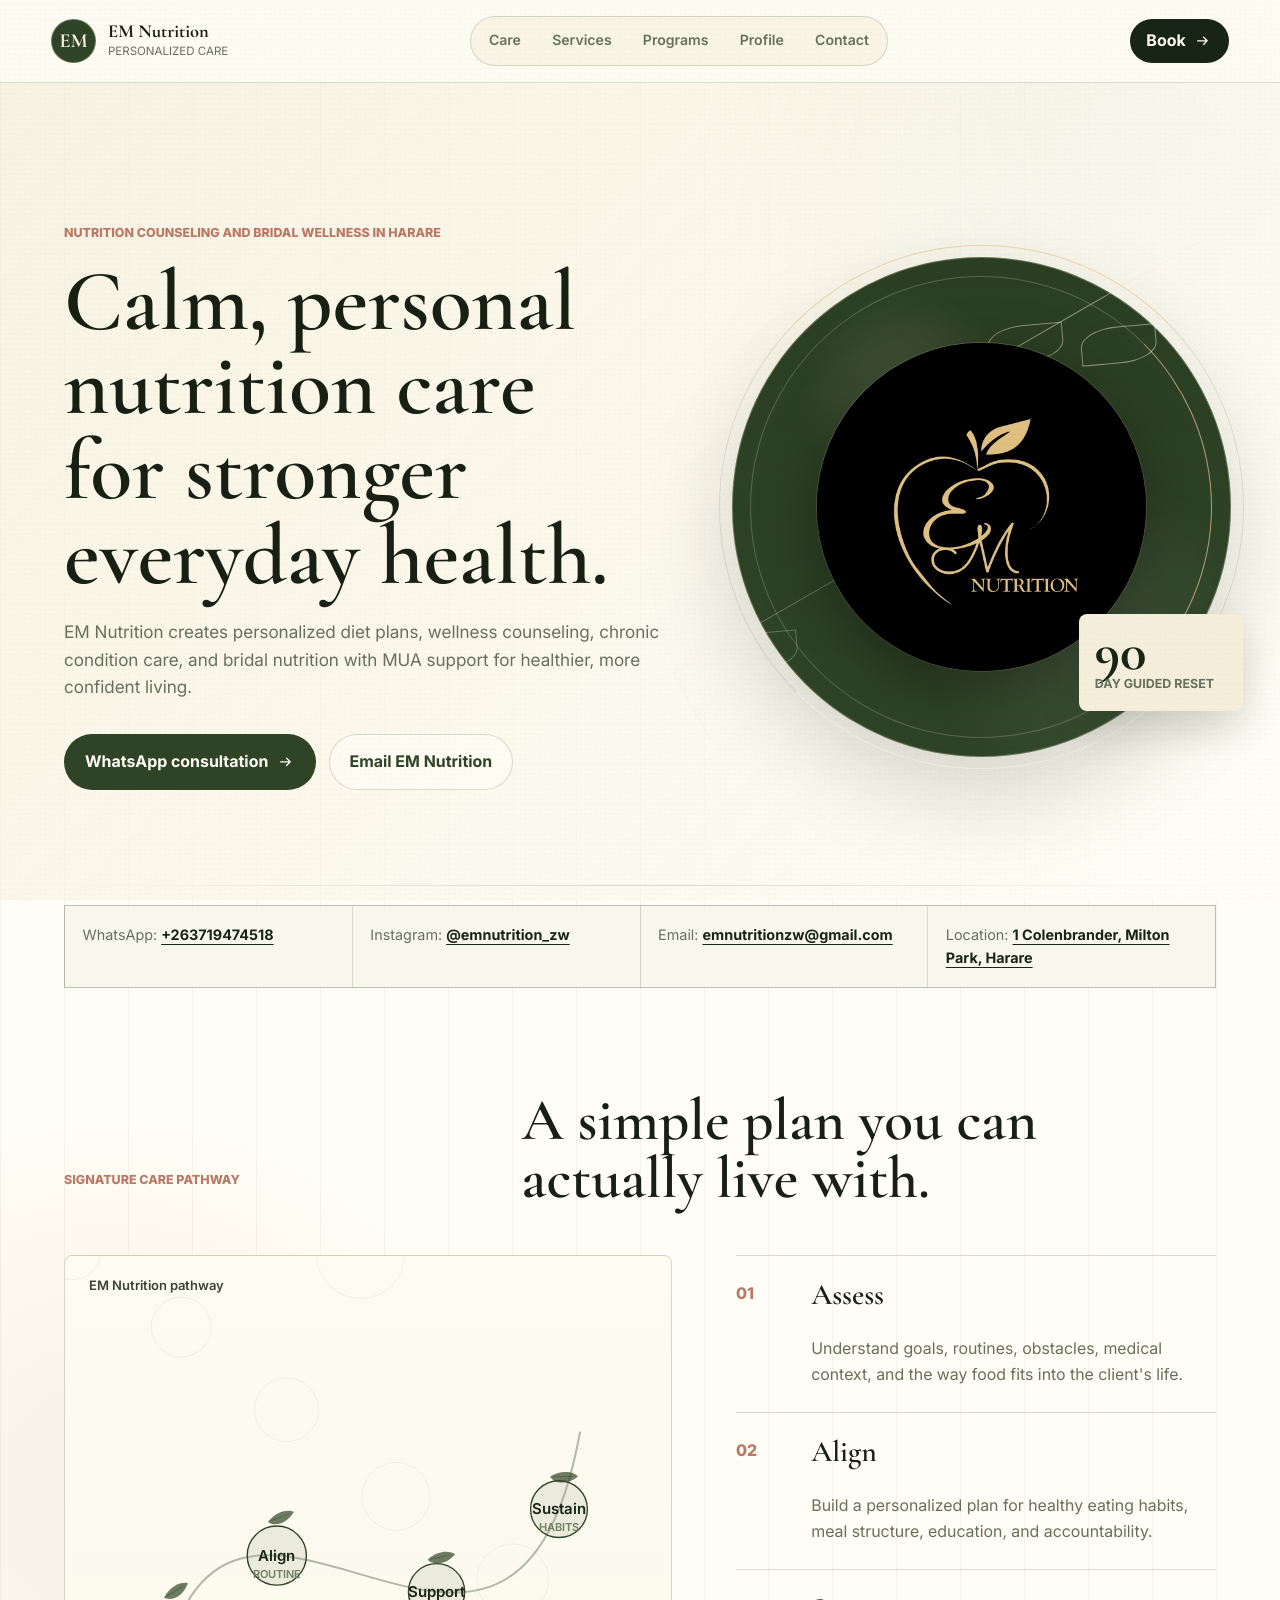
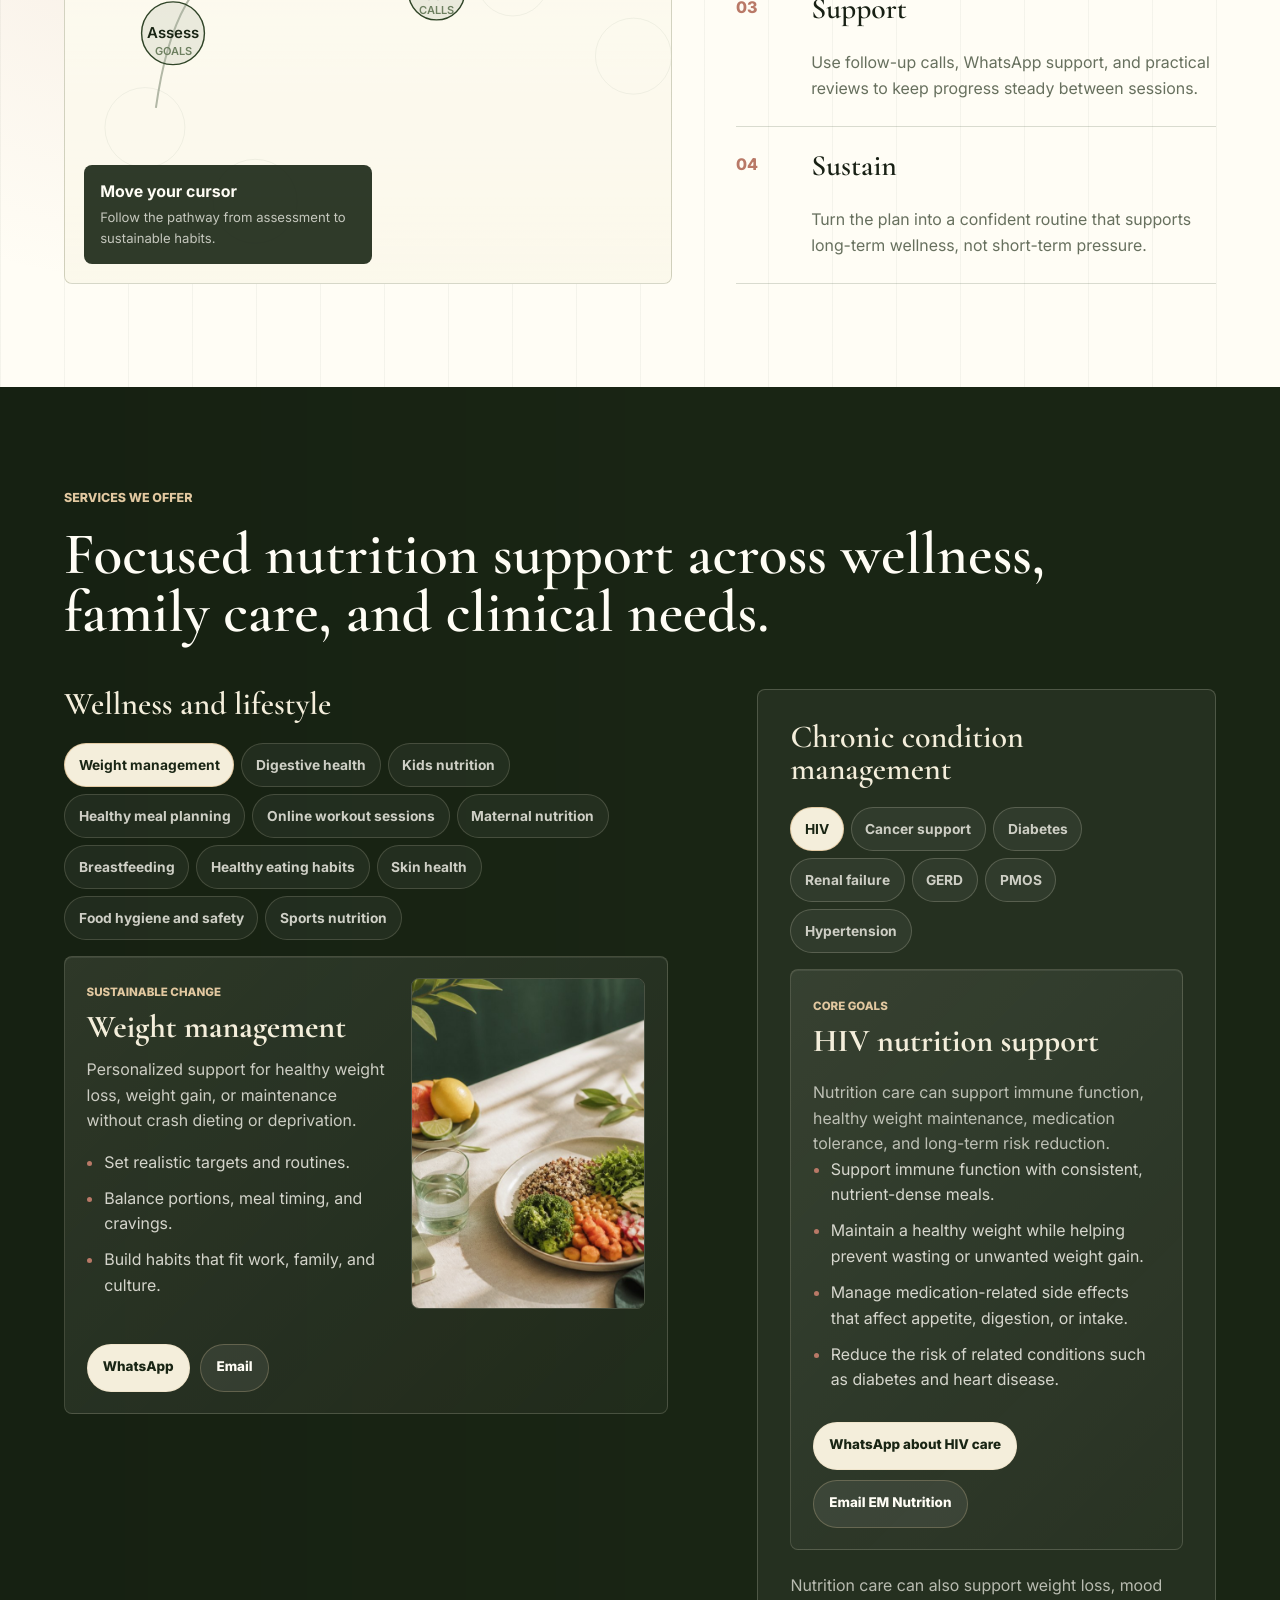
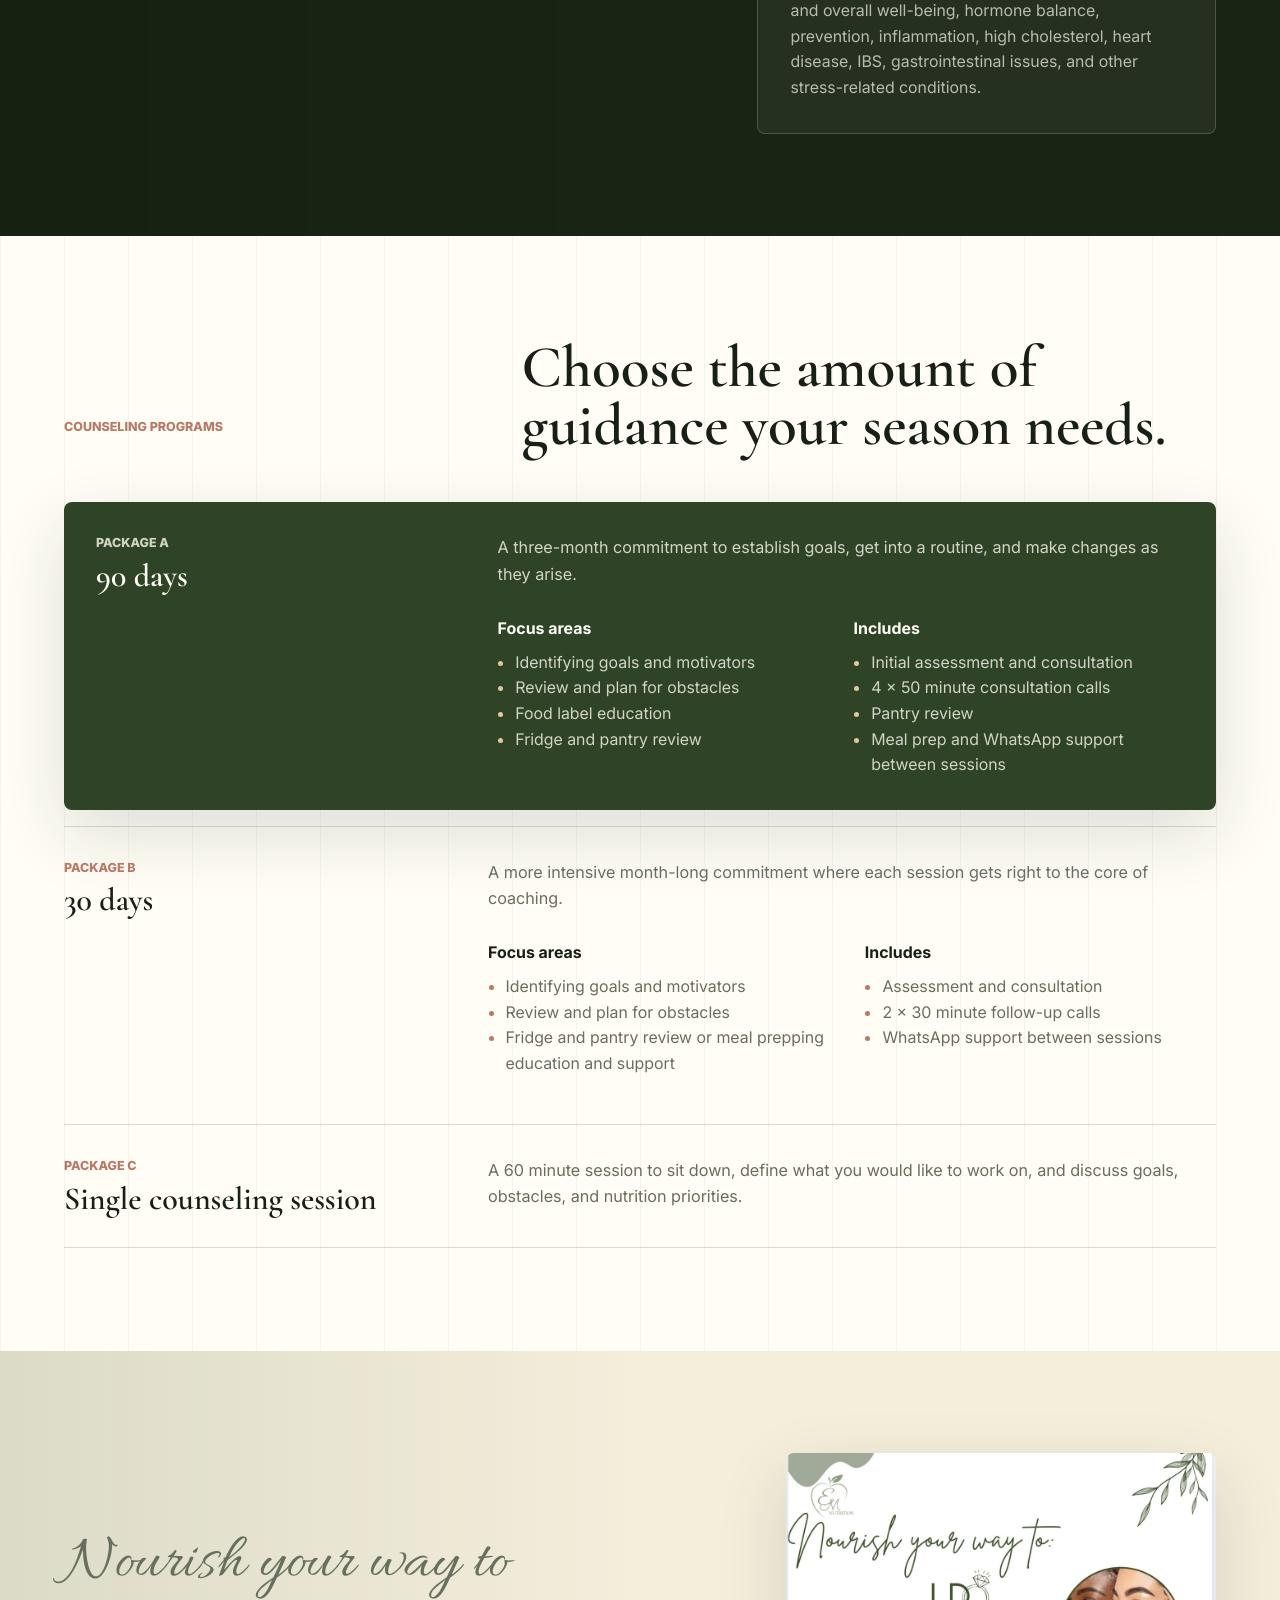
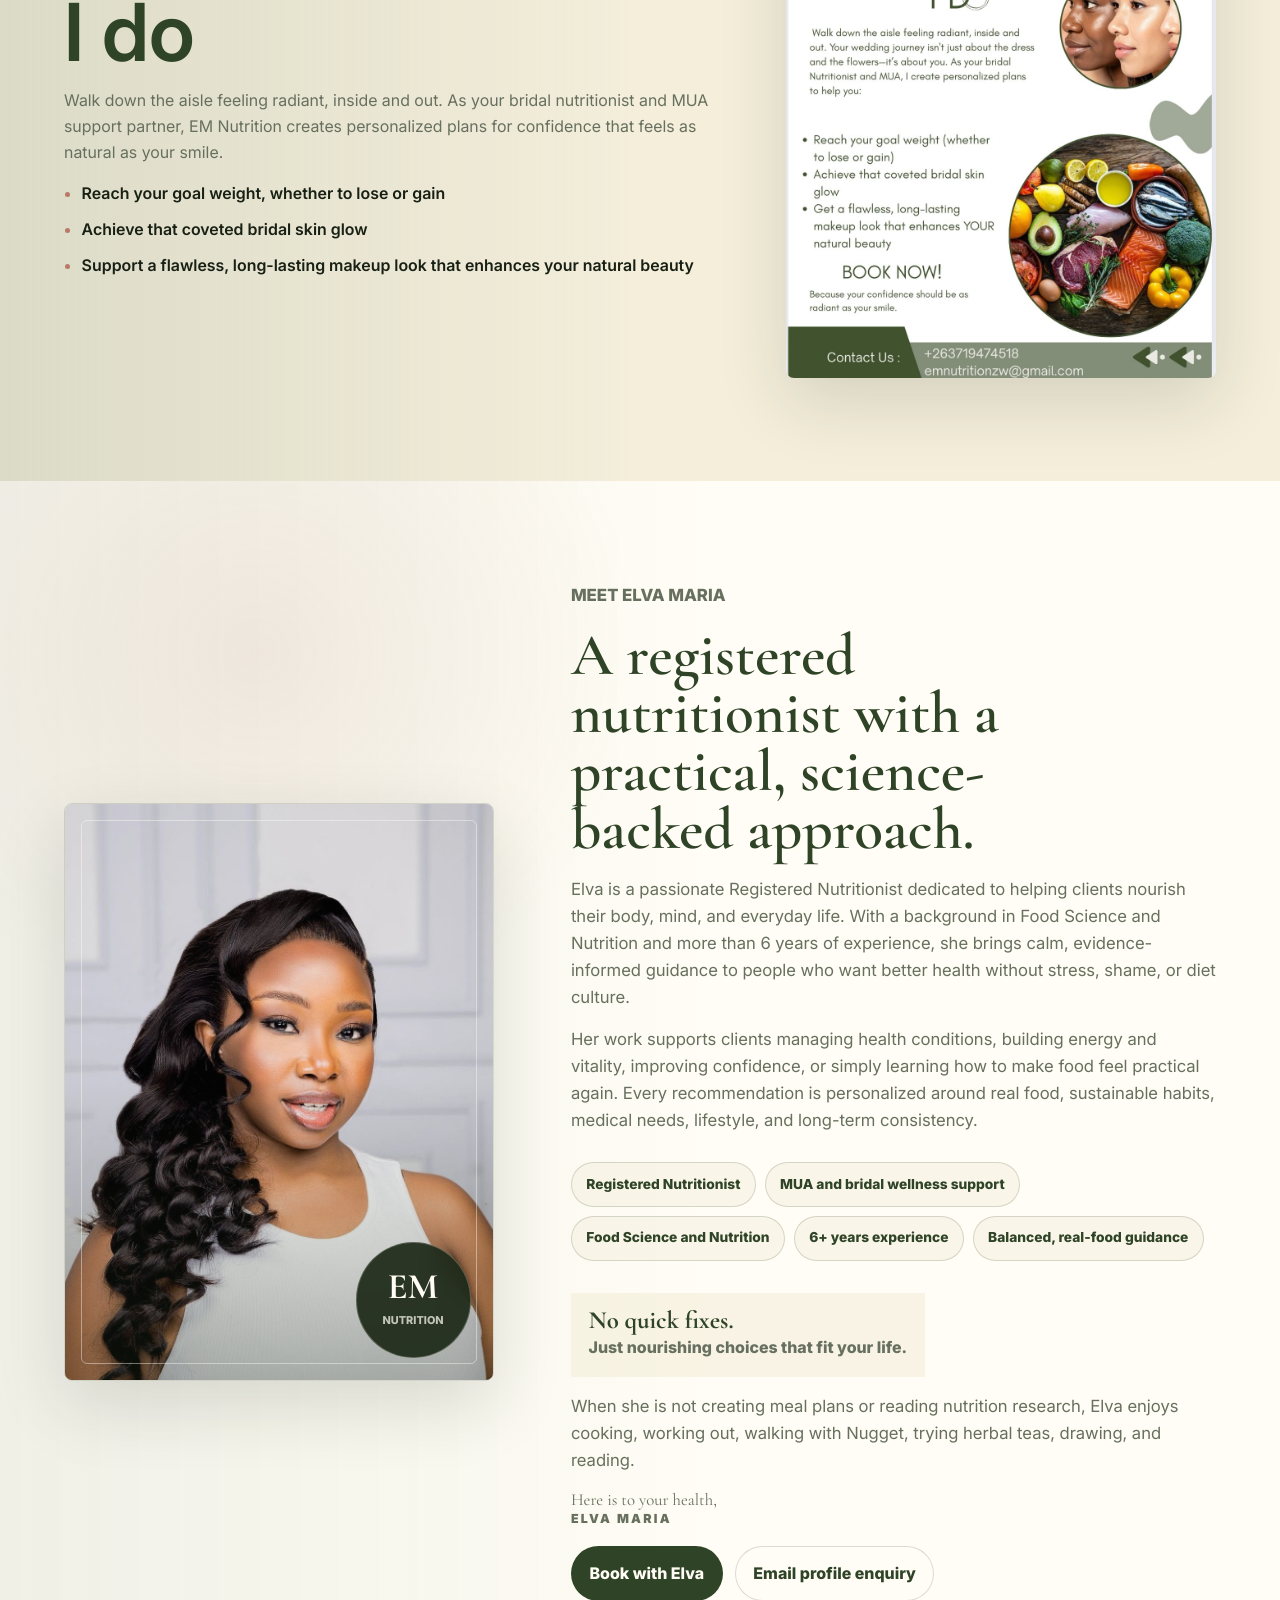
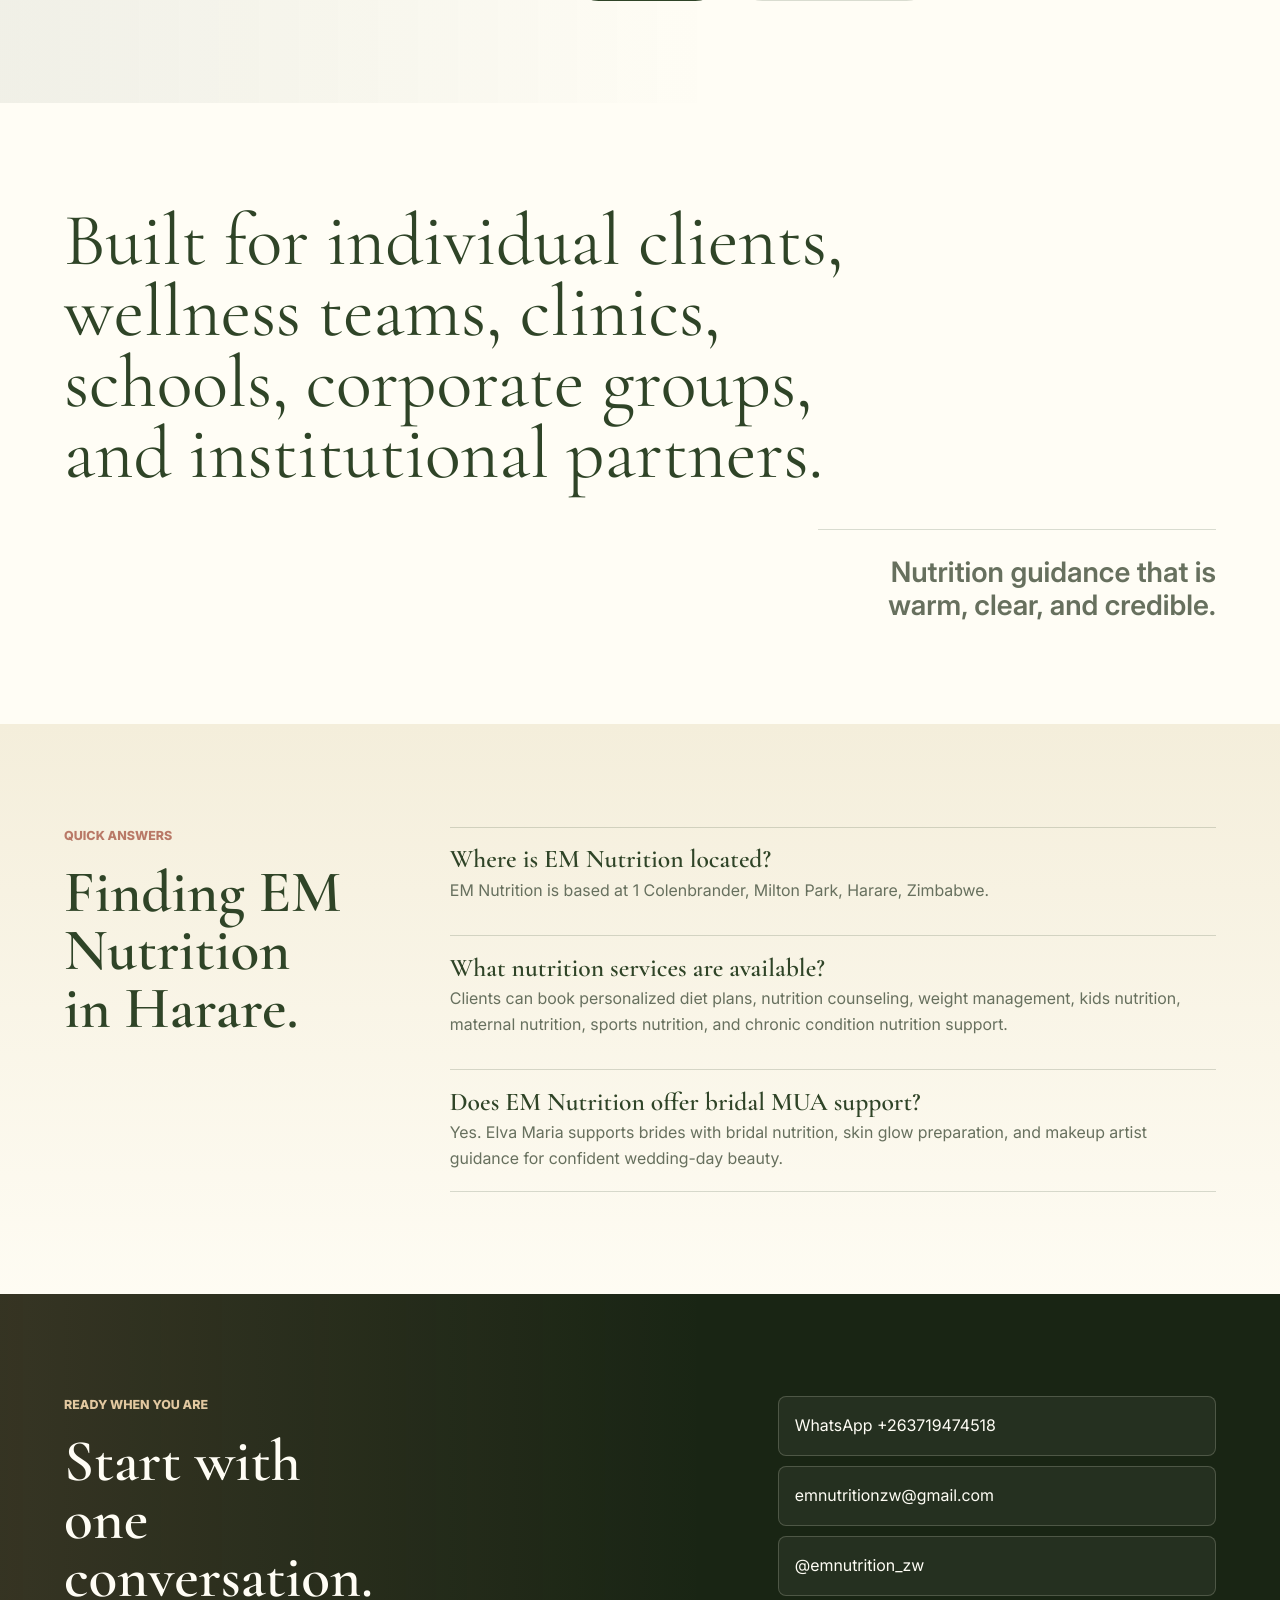
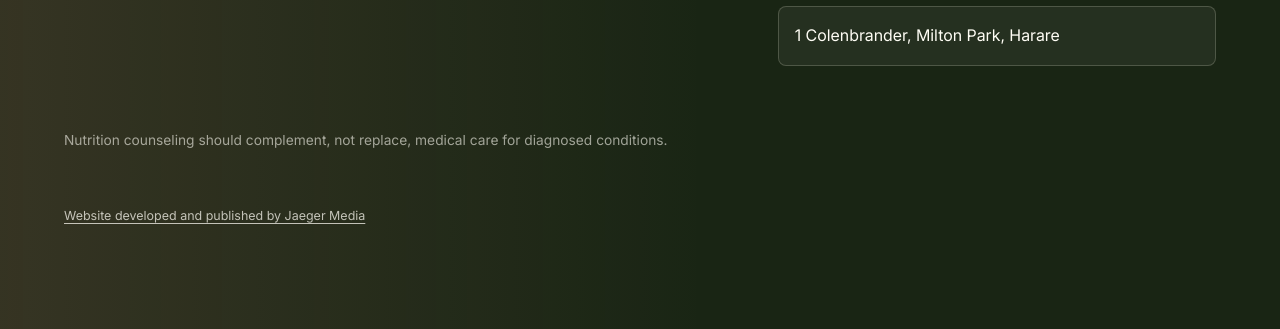
<file: index.html>
<!doctype html>
<html lang="en">
  <head>
    <meta charset="utf-8" />
    <meta name="viewport" content="width=device-width, initial-scale=1" />
    <title>EM Nutrition Zimbabwe | Harare Nutritionist, Diet Plans & Bridal MUA</title>
    <meta
      name="description"
      content="EM Nutrition is a registered nutritionist and MUA in Harare offering personalized diet plans, chronic condition support, kids nutrition, bridal nutrition, and makeup support."
    />
    <meta
      name="keywords"
      content="nutritionist in Harare, nutritionist Zimbabwe, diet plans Harare, registered nutritionist Zimbabwe, nutrition counseling, chronic condition nutrition, diabetes nutrition support, renal nutrition, HIV nutrition support, cancer nutrition support, kids nutrition, maternal nutrition, sports nutrition, bridal nutrition, bridal MUA Harare, makeup artist Harare, EM Nutrition"
    />
    <meta name="robots" content="index, follow, max-image-preview:large" />
    <meta name="author" content="EM Nutrition" />
    <link rel="canonical" href="https://www.emnutrition.co.zw/" />
    <meta property="og:type" content="website" />
    <meta property="og:site_name" content="EM Nutrition" />
    <meta property="og:title" content="EM Nutrition Zimbabwe | Harare Nutritionist & Bridal MUA" />
    <meta
      property="og:description"
      content="Personalized nutrition counseling, diet plans, chronic condition support, kids nutrition, bridal wellness, and MUA services by Elva Maria in Harare."
    />
    <meta property="og:url" content="https://www.emnutrition.co.zw/" />
    <meta property="og:image" content="https://www.emnutrition.co.zw/assets/em-logo-wall.jpeg" />
    <meta property="og:image:alt" content="EM Nutrition logo on a calm green clinical wall" />
    <meta name="twitter:card" content="summary_large_image" />
    <meta name="twitter:title" content="EM Nutrition Zimbabwe | Harare Nutritionist & Bridal MUA" />
    <meta
      name="twitter:description"
      content="Registered nutritionist and MUA in Harare offering personalized diet plans, wellness counseling, clinical nutrition support, and bridal care."
    />
    <meta name="twitter:image" content="https://www.emnutrition.co.zw/assets/em-logo-wall.jpeg" />
    <link rel="icon" href="./favicon.ico" sizes="any" />
    <link rel="icon" type="image/png" href="./assets/favicon.png" />
    <link rel="apple-touch-icon" href="./assets/apple-touch-icon.png" />
    <link rel="preconnect" href="https://fonts.googleapis.com" />
    <link rel="preconnect" href="https://fonts.gstatic.com" crossorigin />
    <link
      href="https://fonts.googleapis.com/css2?family=Allura&family=Cormorant+Garamond:wght@500;600;700&family=Inter:wght@400;500;600;700&display=swap"
      rel="stylesheet"
    />
    <link rel="stylesheet" href="./styles.css" />
    <script type="application/ld+json">
      {
        "@context": "https://schema.org",
        "@graph": [
          {
            "@type": "WebSite",
            "@id": "https://www.emnutrition.co.zw/#website",
            "url": "https://www.emnutrition.co.zw/",
            "name": "EM Nutrition",
            "description": "Personalized nutrition counseling, diet plans, wellness support, chronic condition nutrition, and bridal MUA services in Harare, Zimbabwe.",
            "publisher": {
              "@id": "https://www.emnutrition.co.zw/#business"
            },
            "inLanguage": "en"
          },
          {
            "@type": "LocalBusiness",
            "@id": "https://www.emnutrition.co.zw/#business",
            "name": "EM Nutrition",
            "url": "https://www.emnutrition.co.zw/",
            "logo": "https://www.emnutrition.co.zw/assets/favicon.png",
            "image": [
              "https://www.emnutrition.co.zw/assets/em-logo-wall.jpeg",
              "https://www.emnutrition.co.zw/assets/elva-profile.jpg",
              "https://www.emnutrition.co.zw/assets/bridal-nourish.jpeg"
            ],
            "description": "EM Nutrition offers personalized diet plans, nutrition counseling, chronic condition nutrition support, kids nutrition, maternal nutrition, sports nutrition, bridal nutrition, and MUA support.",
            "telephone": "+263719474518",
            "email": "emnutritionzw@gmail.com",
            "address": {
              "@type": "PostalAddress",
              "streetAddress": "1 Colenbrander, Milton Park",
              "addressLocality": "Harare",
              "addressCountry": "ZW"
            },
            "areaServed": [
              "Harare",
              "Zimbabwe"
            ],
            "sameAs": [
              "https://www.instagram.com/emnutrition_zw/"
            ],
            "priceRange": "$$",
            "founder": {
              "@id": "https://www.emnutrition.co.zw/#elva-maria"
            },
            "makesOffer": [
              {
                "@type": "Offer",
                "itemOffered": {
                  "@type": "Service",
                  "name": "Personalized nutrition counseling",
                  "description": "Personalized diet plans, healthy eating routines, meal planning, and wellness support."
                }
              },
              {
                "@type": "Offer",
                "itemOffered": {
                  "@type": "Service",
                  "name": "Chronic condition nutrition support",
                  "description": "Nutrition guidance for diabetes, HIV, cancer support, renal failure, GERD, PMOS, and hypertension."
                }
              },
              {
                "@type": "Offer",
                "itemOffered": {
                  "@type": "Service",
                  "name": "Bridal nutrition and MUA support",
                  "description": "Bridal nutrition, skin glow support, and makeup artist services for wedding confidence."
                }
              }
            ]
          },
          {
            "@type": "Person",
            "@id": "https://www.emnutrition.co.zw/#elva-maria",
            "name": "Elva Maria",
            "image": "https://www.emnutrition.co.zw/assets/elva-profile.jpg",
            "jobTitle": "Registered Nutritionist and Makeup Artist",
            "worksFor": {
              "@id": "https://www.emnutrition.co.zw/#business"
            },
            "knowsAbout": [
              "Food Science and Nutrition",
              "Nutrition counseling",
              "Personalized diet plans",
              "Chronic condition nutrition",
              "Bridal nutrition",
              "Makeup artistry"
            ]
          },
          {
            "@type": "FAQPage",
            "@id": "https://www.emnutrition.co.zw/#faq",
            "mainEntity": [
              {
                "@type": "Question",
                "name": "Where is EM Nutrition located?",
                "acceptedAnswer": {
                  "@type": "Answer",
                  "text": "EM Nutrition is located at 1 Colenbrander, Milton Park, Harare, Zimbabwe."
                }
              },
              {
                "@type": "Question",
                "name": "What services does EM Nutrition offer?",
                "acceptedAnswer": {
                  "@type": "Answer",
                  "text": "EM Nutrition offers personalized diet plans, nutrition counseling, weight management, kids nutrition, maternal nutrition, sports nutrition, chronic condition nutrition support, bridal nutrition, and MUA support."
                }
              },
              {
                "@type": "Question",
                "name": "How can I book an EM Nutrition consultation?",
                "acceptedAnswer": {
                  "@type": "Answer",
                  "text": "You can book through WhatsApp on +263719474518 or email emnutritionzw@gmail.com."
                }
              },
              {
                "@type": "Question",
                "name": "Does EM Nutrition offer bridal MUA support?",
                "acceptedAnswer": {
                  "@type": "Answer",
                  "text": "Yes. Elva Maria supports brides with bridal nutrition, skin glow preparation, and makeup artist guidance for confident wedding-day beauty."
                }
              }
            ]
          }
        ]
      }
    </script>
  </head>
  <body>
    <div class="grain" aria-hidden="true"></div>
    <a class="skip-link" href="#main">Skip to content</a>

    <header class="site-header" data-reveal>
      <a class="brand" href="#top" aria-label="EM Nutrition home">
        <span class="brand-mark">EM</span>
        <span>
          <strong>EM Nutrition</strong>
          <small>Personalized care</small>
        </span>
      </a>
      <nav aria-label="Primary navigation">
        <a href="#care">Care</a>
        <a href="#services">Services</a>
        <a href="#programs">Programs</a>
        <a href="#profile">Profile</a>
        <a href="#contact">Contact</a>
      </nav>
      <a class="nav-action" href="https://wa.me/263719474518" target="_blank" rel="noreferrer">
        <span>Book</span>
        <svg viewBox="0 0 24 24" aria-hidden="true">
          <path d="M5 12h13m-5-5 5 5-5 5" />
        </svg>
      </a>
    </header>

    <main id="main">
      <section class="hero" id="top" aria-labelledby="hero-title">
        <div class="hero-copy" data-reveal>
          <p class="eyebrow">Nutrition counseling and bridal wellness in Harare</p>
          <h1 id="hero-title">Calm, personal nutrition care for stronger everyday health.</h1>
          <p class="hero-lede">
            EM Nutrition creates personalized diet plans, wellness counseling, chronic condition
            care, and bridal nutrition with MUA support for healthier, more confident living.
          </p>
          <div class="hero-actions" aria-label="Primary actions">
            <a class="button primary" href="https://wa.me/263719474518" target="_blank" rel="noreferrer">
              WhatsApp consultation
              <svg viewBox="0 0 24 24" aria-hidden="true">
                <path d="M5 12h13m-5-5 5 5-5 5" />
              </svg>
            </a>
            <a class="button ghost" href="mailto:emnutritionzw@gmail.com">
              Email EM Nutrition
            </a>
          </div>
        </div>

        <div class="hero-stage" data-reveal>
          <div class="hero-logo-wrap">
            <img src="./assets/em-logo-gold.jpeg" alt="EM Nutrition logo" />
          </div>
          <div class="hero-metric">
            <strong>90</strong>
            <span>day guided reset</span>
          </div>
          <div class="leaf-line leaf-line-one" aria-hidden="true"></div>
          <div class="leaf-line leaf-line-two" aria-hidden="true"></div>
        </div>
      </section>

      <section class="intro-strip" aria-label="Contact summary" data-reveal>
        <p>WhatsApp: <a href="https://wa.me/263719474518" target="_blank" rel="noreferrer">+263719474518</a></p>
        <p>Instagram: <a href="https://www.instagram.com/emnutrition_zw/" target="_blank" rel="noreferrer">@emnutrition_zw</a></p>
        <p>Email: <a href="mailto:emnutritionzw@gmail.com">emnutritionzw@gmail.com</a></p>
        <p>Location: <a href="https://www.google.com/maps/search/?api=1&query=1%20Colenbrander%20Milton%20Park%20Harare" target="_blank" rel="noreferrer">1 Colenbrander, Milton Park, Harare</a></p>
      </section>

      <section class="care-map" id="care" aria-labelledby="care-title">
        <div class="section-kicker" data-reveal>
          <p class="eyebrow">Signature care pathway</p>
          <h2 id="care-title">A simple plan you can actually live with.</h2>
        </div>
        <div class="care-grid">
          <div class="canvas-shell" data-reveal>
            <canvas id="nourishCanvas" aria-label="Interactive nourishment care pathway"></canvas>
            <div class="canvas-label">
              <strong>Move your cursor</strong>
              <span>Follow the pathway from assessment to sustainable habits.</span>
            </div>
          </div>
          <div class="care-steps" data-reveal>
            <article>
              <span>01</span>
              <h3>Assess</h3>
              <p>Understand goals, routines, obstacles, medical context, and the way food fits into the client's life.</p>
            </article>
            <article>
              <span>02</span>
              <h3>Align</h3>
              <p>Build a personalized plan for healthy eating habits, meal structure, education, and accountability.</p>
            </article>
            <article>
              <span>03</span>
              <h3>Support</h3>
              <p>Use follow-up calls, WhatsApp support, and practical reviews to keep progress steady between sessions.</p>
            </article>
            <article>
              <span>04</span>
              <h3>Sustain</h3>
              <p>Turn the plan into a confident routine that supports long-term wellness, not short-term pressure.</p>
            </article>
          </div>
        </div>
      </section>

      <section class="services" id="services" aria-labelledby="services-title">
        <div class="section-kicker narrow" data-reveal>
          <p class="eyebrow">Services we offer</p>
          <h2 id="services-title">Focused nutrition support across wellness, family care, and clinical needs.</h2>
        </div>

        <div class="service-columns">
          <div class="service-list wellness" data-reveal>
            <h3>Wellness and lifestyle</h3>
            <div class="wellness-guide">
              <div class="wellness-tabs" role="tablist" aria-label="Wellness and lifestyle nutrition services">
                <button class="wellness-tab is-active" type="button" role="tab" aria-selected="true" aria-controls="wellness-weight" id="tab-weight" data-wellness="weight">Weight management</button>
                <button class="wellness-tab" type="button" role="tab" aria-selected="false" aria-controls="wellness-digestive" id="tab-digestive" data-wellness="digestive">Digestive health</button>
                <button class="wellness-tab" type="button" role="tab" aria-selected="false" aria-controls="wellness-kids" id="tab-kids" data-wellness="kids">Kids nutrition</button>
                <button class="wellness-tab" type="button" role="tab" aria-selected="false" aria-controls="wellness-meal" id="tab-meal" data-wellness="meal">Healthy meal planning</button>
                <button class="wellness-tab" type="button" role="tab" aria-selected="false" aria-controls="wellness-workout" id="tab-workout" data-wellness="workout">Online workout sessions</button>
                <button class="wellness-tab" type="button" role="tab" aria-selected="false" aria-controls="wellness-maternal" id="tab-maternal" data-wellness="maternal">Maternal nutrition</button>
                <button class="wellness-tab" type="button" role="tab" aria-selected="false" aria-controls="wellness-breastfeeding" id="tab-breastfeeding" data-wellness="breastfeeding">Breastfeeding</button>
                <button class="wellness-tab" type="button" role="tab" aria-selected="false" aria-controls="wellness-habits" id="tab-habits" data-wellness="habits">Healthy eating habits</button>
                <button class="wellness-tab" type="button" role="tab" aria-selected="false" aria-controls="wellness-skin" id="tab-skin" data-wellness="skin">Skin health</button>
                <button class="wellness-tab" type="button" role="tab" aria-selected="false" aria-controls="wellness-hygiene" id="tab-hygiene" data-wellness="hygiene">Food hygiene and safety</button>
                <button class="wellness-tab" type="button" role="tab" aria-selected="false" aria-controls="wellness-sports" id="tab-sports" data-wellness="sports">Sports nutrition</button>
              </div>

              <div class="wellness-panels">
                <article class="wellness-panel has-image is-active" id="wellness-weight" role="tabpanel" aria-labelledby="tab-weight" data-wellness-panel="weight">
                  <div>
                    <span>Sustainable change</span>
                    <h4>Weight management</h4>
                    <p>Personalized support for healthy weight loss, weight gain, or maintenance without crash dieting or deprivation.</p>
                    <ul>
                      <li>Set realistic targets and routines.</li>
                      <li>Balance portions, meal timing, and cravings.</li>
                      <li>Build habits that fit work, family, and culture.</li>
                    </ul>
                  </div>
                  <img src="./assets/balanced-habits.jpg" alt="Balanced meal planning scene with fresh food and a notebook" />
                  <div class="service-actions">
                    <a href="https://wa.me/263719474518?text=Hi%20EM%20Nutrition%2C%20I%20would%20like%20help%20with%20weight%20management." target="_blank" rel="noreferrer">WhatsApp</a>
                    <a href="mailto:emnutritionzw@gmail.com?subject=Weight%20management%20support">Email</a>
                  </div>
                </article>

                <article class="wellness-panel has-image" id="wellness-digestive" role="tabpanel" aria-labelledby="tab-digestive" data-wellness-panel="digestive" hidden>
                  <div>
                    <span>Comfort and confidence</span>
                    <h4>Digestive health</h4>
                    <p>Nutrition guidance for bloating, constipation, reflux patterns, food tolerance, and healthier gut routines.</p>
                    <ul>
                      <li>Identify triggers without unnecessary restriction.</li>
                      <li>Support fibre, fluids, meal rhythm, and food variety.</li>
                      <li>Create practical steps for calmer digestion.</li>
                    </ul>
                  </div>
                  <img src="./assets/digestive-line.jpg" alt="Elegant botanical line illustration representing digestive health" />
                  <div class="service-actions">
                    <a href="https://wa.me/263719474518?text=Hi%20EM%20Nutrition%2C%20I%20would%20like%20support%20with%20digestive%20health." target="_blank" rel="noreferrer">WhatsApp</a>
                    <a href="mailto:emnutritionzw@gmail.com?subject=Digestive%20health%20support">Email</a>
                  </div>
                </article>

                <article class="wellness-panel has-image" id="wellness-kids" role="tabpanel" aria-labelledby="tab-kids" data-wellness-panel="kids" hidden>
                  <div>
                    <span>Growing well</span>
                    <h4>Kids nutrition</h4>
                    <p>Support for children's growth, energy, immunity, school focus, picky eating, and healthy food confidence.</p>
                    <ul>
                      <li>Age-appropriate meals and snacks.</li>
                      <li>Gentle picky-eating strategies.</li>
                      <li>Balanced routines for active, growing children.</li>
                    </ul>
                  </div>
                  <img src="./assets/kids-nutrition.jpg" alt="Illustration of happy children running outside with water splashes" />
                  <div class="service-actions">
                    <a href="https://wa.me/263719474518?text=Hi%20EM%20Nutrition%2C%20I%20would%20like%20support%20with%20kids%20nutrition." target="_blank" rel="noreferrer">WhatsApp</a>
                    <a href="mailto:emnutritionzw@gmail.com?subject=Kids%20nutrition%20support">Email</a>
                  </div>
                </article>

                <article class="wellness-panel has-image" id="wellness-meal" role="tabpanel" aria-labelledby="tab-meal" data-wellness-panel="meal" hidden>
                  <div>
                    <span>Less stress, better structure</span>
                    <h4>Healthy meal planning</h4>
                    <p>Simple planning support for balanced meals that feel realistic, affordable, and easy to repeat.</p>
                    <ul>
                      <li>Weekly meal structure and shopping ideas.</li>
                      <li>Pantry and fridge review support.</li>
                      <li>Meal prep systems that reduce decision fatigue.</li>
                    </ul>
                  </div>
                  <img src="./assets/meal-hygiene.jpg" alt="Organized meal prep workspace with fresh vegetables and clean containers" />
                  <div class="service-actions">
                    <a href="https://wa.me/263719474518?text=Hi%20EM%20Nutrition%2C%20I%20would%20like%20help%20with%20healthy%20meal%20planning." target="_blank" rel="noreferrer">WhatsApp</a>
                    <a href="mailto:emnutritionzw@gmail.com?subject=Healthy%20meal%20planning">Email</a>
                  </div>
                </article>

                <article class="wellness-panel has-image" id="wellness-workout" role="tabpanel" aria-labelledby="tab-workout" data-wellness-panel="workout" hidden>
                  <div>
                    <span>Food plus movement</span>
                    <h4>Online workout sessions</h4>
                    <p>Supportive online movement sessions paired with nutrition habits that help clients build consistency and energy.</p>
                    <ul>
                      <li>Beginner-friendly wellness routines.</li>
                      <li>Nutrition timing around activity.</li>
                      <li>Accountability between sessions.</li>
                    </ul>
                  </div>
                  <img src="./assets/workout-sports.jpg" alt="Home online workout setup with mat, water bottle, shoes, and recovery snack" />
                  <div class="service-actions">
                    <a href="https://wa.me/263719474518?text=Hi%20EM%20Nutrition%2C%20I%20would%20like%20to%20ask%20about%20online%20workout%20sessions." target="_blank" rel="noreferrer">WhatsApp</a>
                    <a href="mailto:emnutritionzw@gmail.com?subject=Online%20workout%20sessions">Email</a>
                  </div>
                </article>

                <article class="wellness-panel has-image portrait-image" id="wellness-maternal" role="tabpanel" aria-labelledby="tab-maternal" data-wellness-panel="maternal" hidden>
                  <div>
                    <span>Mother and baby</span>
                    <h4>Maternal nutrition and care</h4>
                    <p>Nutrition care for women before, during, and after pregnancy, focused on nourishment, energy, recovery, and confidence.</p>
                    <ul>
                      <li>Support key nutrients and meal balance.</li>
                      <li>Manage cravings, appetite shifts, and nausea where relevant.</li>
                      <li>Plan gentle postpartum nutrition routines.</li>
                    </ul>
                  </div>
                  <img src="./assets/maternal-care-line.jpg" alt="Minimal line illustration of a mother holding a baby" />
                  <div class="service-actions">
                    <a href="https://wa.me/263719474518?text=Hi%20EM%20Nutrition%2C%20I%20would%20like%20maternal%20nutrition%20support." target="_blank" rel="noreferrer">WhatsApp</a>
                    <a href="mailto:emnutritionzw@gmail.com?subject=Maternal%20nutrition%20support">Email</a>
                  </div>
                </article>

                <article class="wellness-panel has-image portrait-image" id="wellness-breastfeeding" role="tabpanel" aria-labelledby="tab-breastfeeding" data-wellness-panel="breastfeeding" hidden>
                  <div>
                    <span>Feeding support</span>
                    <h4>Breastfeeding and care</h4>
                    <p>Practical nutrition support for breastfeeding mothers, focused on adequate intake, hydration, recovery, and baby-friendly routines.</p>
                    <ul>
                      <li>Support energy and fluid needs.</li>
                      <li>Build quick meals and snacks for busy days.</li>
                      <li>Address common food concerns with calm guidance.</li>
                    </ul>
                  </div>
                  <img src="./assets/maternal-care-line.jpg" alt="Minimal line illustration of breastfeeding care" />
                  <div class="service-actions">
                    <a href="https://wa.me/263719474518?text=Hi%20EM%20Nutrition%2C%20I%20would%20like%20breastfeeding%20nutrition%20support." target="_blank" rel="noreferrer">WhatsApp</a>
                    <a href="mailto:emnutritionzw@gmail.com?subject=Breastfeeding%20nutrition%20support">Email</a>
                  </div>
                </article>

                <article class="wellness-panel has-image" id="wellness-habits" role="tabpanel" aria-labelledby="tab-habits" data-wellness-panel="habits" hidden>
                  <div>
                    <span>Daily rhythm</span>
                    <h4>Healthy eating habits</h4>
                    <p>Coaching that helps clients move from confusion to a simple food routine they can maintain.</p>
                    <ul>
                      <li>Build consistency without perfection pressure.</li>
                      <li>Improve breakfast, lunch, dinner, and snack rhythm.</li>
                      <li>Support mindful eating and healthier choices.</li>
                    </ul>
                  </div>
                  <img src="./assets/balanced-habits.jpg" alt="Calm healthy eating setup with a balanced plate and water" />
                  <div class="service-actions">
                    <a href="https://wa.me/263719474518?text=Hi%20EM%20Nutrition%2C%20I%20would%20like%20help%20with%20healthy%20eating%20habits." target="_blank" rel="noreferrer">WhatsApp</a>
                    <a href="mailto:emnutritionzw@gmail.com?subject=Healthy%20eating%20habits">Email</a>
                  </div>
                </article>

                <article class="wellness-panel has-image" id="wellness-skin" role="tabpanel" aria-labelledby="tab-skin" data-wellness-panel="skin" hidden>
                  <div>
                    <span>Inside-out support</span>
                    <h4>Skin health</h4>
                    <p>Food and lifestyle guidance that supports hydration, nutrient adequacy, inflammation balance, and a healthy skin routine.</p>
                    <ul>
                      <li>Support protein, healthy fats, vitamins, and minerals.</li>
                      <li>Build hydration and balanced meals.</li>
                      <li>Connect nutrition habits with broader skin-care goals.</li>
                    </ul>
                  </div>
                  <img src="./assets/skin-health.jpg" alt="Skin health nutrition still life with citrus, berries, avocado, nuts, and infused water" />
                  <div class="service-actions">
                    <a href="https://wa.me/263719474518?text=Hi%20EM%20Nutrition%2C%20I%20would%20like%20nutrition%20support%20for%20skin%20health." target="_blank" rel="noreferrer">WhatsApp</a>
                    <a href="mailto:emnutritionzw@gmail.com?subject=Skin%20health%20nutrition%20support">Email</a>
                  </div>
                </article>

                <article class="wellness-panel has-image" id="wellness-hygiene" role="tabpanel" aria-labelledby="tab-hygiene" data-wellness-panel="hygiene" hidden>
                  <div>
                    <span>Safer food practices</span>
                    <h4>Food hygiene and safety training</h4>
                    <p>Clear training for safer food handling, storage, preparation, and hygiene routines at home, school, or work.</p>
                    <ul>
                      <li>Improve food handling and storage habits.</li>
                      <li>Reduce contamination risks.</li>
                      <li>Support practical kitchen confidence.</li>
                    </ul>
                  </div>
                  <img src="./assets/meal-hygiene.jpg" alt="Clean food safety workspace with washed vegetables and containers" />
                  <div class="service-actions">
                    <a href="https://wa.me/263719474518?text=Hi%20EM%20Nutrition%2C%20I%20would%20like%20food%20hygiene%20and%20safety%20training." target="_blank" rel="noreferrer">WhatsApp</a>
                    <a href="mailto:emnutritionzw@gmail.com?subject=Food%20hygiene%20and%20safety%20training">Email</a>
                  </div>
                </article>

                <article class="wellness-panel has-image" id="wellness-sports" role="tabpanel" aria-labelledby="tab-sports" data-wellness-panel="sports" hidden>
                  <div>
                    <span>Fuel for performance</span>
                    <h4>Sports nutrition</h4>
                    <p>Nutrition support for training, recovery, hydration, and energy needs across active lifestyles and sports goals.</p>
                    <ul>
                      <li>Plan meals around training and competition.</li>
                      <li>Support recovery with protein, carbohydrates, and fluids.</li>
                      <li>Match nutrition to performance, body composition, and wellbeing goals.</li>
                    </ul>
                  </div>
                  <img src="./assets/workout-sports.jpg" alt="Active lifestyle setup with training equipment, hydration, and recovery snack" />
                  <div class="service-actions">
                    <a href="https://wa.me/263719474518?text=Hi%20EM%20Nutrition%2C%20I%20would%20like%20sports%20nutrition%20support." target="_blank" rel="noreferrer">WhatsApp</a>
                    <a href="mailto:emnutritionzw@gmail.com?subject=Sports%20nutrition%20support">Email</a>
                  </div>
                </article>
              </div>
            </div>
          </div>

          <div class="service-list clinical" data-reveal>
            <h3>Chronic condition management</h3>
            <div class="condition-guide">
              <div class="condition-tabs" role="tablist" aria-label="Chronic condition nutrition topics">
                <button class="condition-tab is-active" type="button" role="tab" aria-selected="true" aria-controls="condition-hiv" id="tab-hiv" data-condition="hiv">HIV</button>
                <button class="condition-tab" type="button" role="tab" aria-selected="false" aria-controls="condition-cancer" id="tab-cancer" data-condition="cancer">Cancer support</button>
                <button class="condition-tab" type="button" role="tab" aria-selected="false" aria-controls="condition-diabetes" id="tab-diabetes" data-condition="diabetes">Diabetes</button>
                <button class="condition-tab" type="button" role="tab" aria-selected="false" aria-controls="condition-renal" id="tab-renal" data-condition="renal">Renal failure</button>
                <button class="condition-tab" type="button" role="tab" aria-selected="false" aria-controls="condition-gerd" id="tab-gerd" data-condition="gerd">GERD</button>
                <button class="condition-tab" type="button" role="tab" aria-selected="false" aria-controls="condition-pmos" id="tab-pmos" data-condition="pmos">PMOS</button>
                <button class="condition-tab" type="button" role="tab" aria-selected="false" aria-controls="condition-hypertension" id="tab-hypertension" data-condition="hypertension">Hypertension</button>
              </div>

              <div class="condition-panels">
                <article class="condition-panel is-active" id="condition-hiv" role="tabpanel" aria-labelledby="tab-hiv" data-condition-panel="hiv">
                  <span>Core goals</span>
                  <h4>HIV nutrition support</h4>
                  <p>Nutrition care can support immune function, healthy weight maintenance, medication tolerance, and long-term risk reduction.</p>
                  <ul>
                    <li>Support immune function with consistent, nutrient-dense meals.</li>
                    <li>Maintain a healthy weight while helping prevent wasting or unwanted weight gain.</li>
                    <li>Manage medication-related side effects that affect appetite, digestion, or intake.</li>
                    <li>Reduce the risk of related conditions such as diabetes and heart disease.</li>
                  </ul>
                  <div class="condition-actions">
                    <a href="https://wa.me/263719474518?text=Hi%20EM%20Nutrition%2C%20I%20would%20like%20support%20with%20HIV%20nutrition%20care." target="_blank" rel="noreferrer">WhatsApp about HIV care</a>
                    <a href="mailto:emnutritionzw@gmail.com?subject=HIV%20nutrition%20support">Email EM Nutrition</a>
                  </div>
                </article>

                <article class="condition-panel" id="condition-cancer" role="tabpanel" aria-labelledby="tab-cancer" data-condition-panel="cancer" hidden>
                  <span>Core principles</span>
                  <h4>Cancer support</h4>
                  <p>Nutrition support during and after cancer treatment focuses on strength, tolerance, hydration, and practical food choices during changing symptoms.</p>
                  <ul>
                    <li>Prioritize protein to support repair, muscle maintenance, and recovery.</li>
                    <li>Protect calorie intake when appetite is low or needs are higher.</li>
                    <li>Stay hydrated with realistic fluid strategies.</li>
                    <li>Adjust meals around common side effects such as nausea, taste changes, mouth discomfort, or fatigue.</li>
                  </ul>
                  <div class="condition-actions">
                    <a href="https://wa.me/263719474518?text=Hi%20EM%20Nutrition%2C%20I%20would%20like%20nutrition%20support%20for%20cancer%20care." target="_blank" rel="noreferrer">WhatsApp about cancer support</a>
                    <a href="mailto:emnutritionzw@gmail.com?subject=Cancer%20nutrition%20support">Email EM Nutrition</a>
                  </div>
                </article>

                <article class="condition-panel" id="condition-diabetes" role="tabpanel" aria-labelledby="tab-diabetes" data-condition-panel="diabetes" hidden>
                  <span>Key habits</span>
                  <h4>Diabetes nutrition care</h4>
                  <p>Diabetes support is built around steady routines, balanced meals, and learning how the body responds to food, medication, and activity.</p>
                  <ul>
                    <li>Create regular meal patterns that help reduce glucose spikes and crashes.</li>
                    <li>Monitor blood glucose responses to meals and snacks where appropriate.</li>
                    <li>Adjust food timing and portions around medication, movement, and daily schedule.</li>
                    <li>Build sustainable carbohydrate, fibre, protein, and hydration habits.</li>
                  </ul>
                  <div class="condition-actions">
                    <a href="https://wa.me/263719474518?text=Hi%20EM%20Nutrition%2C%20I%20would%20like%20support%20with%20diabetes%20nutrition%20care." target="_blank" rel="noreferrer">WhatsApp about diabetes</a>
                    <a href="mailto:emnutritionzw@gmail.com?subject=Diabetes%20nutrition%20care">Email EM Nutrition</a>
                  </div>
                </article>

                <article class="condition-panel" id="condition-renal" role="tabpanel" aria-labelledby="tab-renal" data-condition-panel="renal" hidden>
                  <span>Key principles</span>
                  <h4>Renal failure nutrition care</h4>
                  <p>Renal nutrition must be highly individualized, guided by kidney function, dialysis status, lab trends, fluid needs, and other conditions.</p>
                  <ul>
                    <li>Adjust protein needs for non-dialysis CKD, dialysis, or AKI.</li>
                    <li>Manage sodium and fluid intake according to clinical needs.</li>
                    <li>Monitor potassium and phosphorus intake based on blood results.</li>
                    <li>Support energy needs with appropriate calories and carbohydrate planning.</li>
                  </ul>
                  <p class="condition-note">Care is tailored around eGFR, dialysis modality, lab trends, symptoms, and comorbidities.</p>
                  <div class="condition-actions">
                    <a href="https://wa.me/263719474518?text=Hi%20EM%20Nutrition%2C%20I%20would%20like%20support%20with%20renal%20nutrition%20care." target="_blank" rel="noreferrer">WhatsApp about renal care</a>
                    <a href="mailto:emnutritionzw@gmail.com?subject=Renal%20nutrition%20care">Email EM Nutrition</a>
                  </div>
                </article>

                <article class="condition-panel" id="condition-gerd" role="tabpanel" aria-labelledby="tab-gerd" data-condition-panel="gerd" hidden>
                  <span>The goal</span>
                  <h4>GERD nutrition support</h4>
                  <p>The goal is to reduce reflux episodes, minimize esophageal irritation, and limit triggers that can relax the lower esophageal sphincter.</p>
                  <ul>
                    <li>Identify personal food and drink triggers without unnecessary restriction.</li>
                    <li>Support meal timing, portions, and posture habits that reduce reflux pressure.</li>
                    <li>Use weight, diet, and lifestyle strategies where they are relevant.</li>
                    <li>Create a plan that fits daily routines and reduces flare-ups over time.</li>
                  </ul>
                  <div class="condition-actions">
                    <a href="https://wa.me/263719474518?text=Hi%20EM%20Nutrition%2C%20I%20would%20like%20support%20with%20GERD%20nutrition%20care." target="_blank" rel="noreferrer">WhatsApp about GERD</a>
                    <a href="mailto:emnutritionzw@gmail.com?subject=GERD%20nutrition%20support">Email EM Nutrition</a>
                  </div>
                </article>

                <article class="condition-panel" id="condition-pmos" role="tabpanel" aria-labelledby="tab-pmos" data-condition-panel="pmos" hidden>
                  <span>Core goal</span>
                  <h4>PMOS nutrition support</h4>
                  <p>PMOS support focuses on improving insulin sensitivity, supporting hormone balance, and reducing chronic inflammation, not only weight loss.</p>
                  <ul>
                    <li>Build balanced meals that support steady energy and glucose response.</li>
                    <li>Support lower inflammation through practical food quality changes.</li>
                    <li>Use nutrition and lifestyle habits that support androgen and metabolic health.</li>
                    <li>Create a plan that respects symptoms, goals, routine, and body confidence.</li>
                  </ul>
                  <div class="condition-actions">
                    <a href="https://wa.me/263719474518?text=Hi%20EM%20Nutrition%2C%20I%20would%20like%20support%20with%20PMOS%20nutrition%20care." target="_blank" rel="noreferrer">WhatsApp about PMOS</a>
                    <a href="mailto:emnutritionzw@gmail.com?subject=PMOS%20nutrition%20support">Email EM Nutrition</a>
                  </div>
                </article>

                <article class="condition-panel" id="condition-hypertension" role="tabpanel" aria-labelledby="tab-hypertension" data-condition-panel="hypertension" hidden>
                  <span>Management focus</span>
                  <h4>Hypertension nutrition care</h4>
                  <p>Nutrition support for chronic hypertension focuses on diet and lifestyle adjustments that help protect heart and vascular health.</p>
                  <ul>
                    <li>Improve sodium awareness and build flavourful lower-sodium routines.</li>
                    <li>Support potassium-rich choices where clinically appropriate.</li>
                    <li>Encourage heart-supportive meal patterns, hydration, and movement habits.</li>
                    <li>Align changes with medication, blood pressure monitoring, and personal goals.</li>
                  </ul>
                  <div class="condition-actions">
                    <a href="https://wa.me/263719474518?text=Hi%20EM%20Nutrition%2C%20I%20would%20like%20support%20with%20hypertension%20nutrition%20care." target="_blank" rel="noreferrer">WhatsApp about hypertension</a>
                    <a href="mailto:emnutritionzw@gmail.com?subject=Hypertension%20nutrition%20care">Email EM Nutrition</a>
                  </div>
                </article>
              </div>
            </div>
            <p>
              Nutrition care can also support weight loss, mood and overall well-being, hormone
              balance, prevention, inflammation, high cholesterol, heart disease, IBS,
              gastrointestinal issues, and other stress-related conditions.
            </p>
          </div>
        </div>
      </section>

      <section class="programs" id="programs" aria-labelledby="programs-title">
        <div class="section-kicker" data-reveal>
          <p class="eyebrow">Counseling programs</p>
          <h2 id="programs-title">Choose the amount of guidance your season needs.</h2>
        </div>

        <div class="program-stack">
          <article class="program featured" data-reveal>
            <div class="program-heading">
              <span>Package A</span>
              <h3>90 days</h3>
            </div>
            <p>
              A three-month commitment to establish goals, get into a routine, and make changes as
              they arise.
            </p>
            <div class="program-details">
              <div>
                <strong>Focus areas</strong>
                <ul>
                  <li>Identifying goals and motivators</li>
                  <li>Review and plan for obstacles</li>
                  <li>Food label education</li>
                  <li>Fridge and pantry review</li>
                </ul>
              </div>
              <div>
                <strong>Includes</strong>
                <ul>
                  <li>Initial assessment and consultation</li>
                  <li>4 x 50 minute consultation calls</li>
                  <li>Pantry review</li>
                  <li>Meal prep and WhatsApp support between sessions</li>
                </ul>
              </div>
            </div>
          </article>

          <article class="program" data-reveal>
            <div class="program-heading">
              <span>Package B</span>
              <h3>30 days</h3>
            </div>
            <p>
              A more intensive month-long commitment where each session gets right to the core of
              coaching.
            </p>
            <div class="program-details">
              <div>
                <strong>Focus areas</strong>
                <ul>
                  <li>Identifying goals and motivators</li>
                  <li>Review and plan for obstacles</li>
                  <li>Fridge and pantry review or meal prepping education and support</li>
                </ul>
              </div>
              <div>
                <strong>Includes</strong>
                <ul>
                  <li>Assessment and consultation</li>
                  <li>2 x 30 minute follow-up calls</li>
                  <li>WhatsApp support between sessions</li>
                </ul>
              </div>
            </div>
          </article>

          <article class="program single" data-reveal>
            <div class="program-heading">
              <span>Package C</span>
              <h3>Single counseling session</h3>
            </div>
            <p>
              A 60 minute session to sit down, define what you would like to work on, and discuss
              goals, obstacles, and nutrition priorities.
            </p>
          </article>
        </div>
      </section>

      <section class="bridal" aria-labelledby="bridal-title">
        <div class="bridal-copy" data-reveal>
          <p class="script">Nourish your way to</p>
          <h2 id="bridal-title">I do</h2>
          <p>
            Walk down the aisle feeling radiant, inside and out. As your bridal nutritionist and
            MUA support partner, EM Nutrition creates personalized plans for confidence that feels
            as natural as your smile.
          </p>
          <ul>
            <li>Reach your goal weight, whether to lose or gain</li>
            <li>Achieve that coveted bridal skin glow</li>
            <li>Support a flawless, long-lasting makeup look that enhances your natural beauty</li>
          </ul>
        </div>
        <figure class="bridal-image" data-reveal>
          <img src="./assets/bridal-nourish.jpeg" alt="EM Nutrition bridal nourishment service flyer" />
        </figure>
      </section>

      <section class="profile" id="profile" aria-labelledby="profile-title">
        <div class="profile-portrait" data-reveal>
          <img src="./assets/elva-profile.jpg" alt="Elva of EM Nutrition" />
          <div class="profile-badge">
            <strong>EM</strong>
            <span>Nutrition</span>
          </div>
        </div>
        <div class="profile-copy" data-reveal>
          <p class="eyebrow">Meet Elva Maria</p>
          <h2 id="profile-title">A registered nutritionist with a practical, science-backed approach.</h2>
          <p>
            Elva is a passionate Registered Nutritionist dedicated to helping clients
            nourish their body, mind, and everyday life. With a background in Food
            Science and Nutrition and more than 6 years of experience, she brings calm,
            evidence-informed guidance to people who want better health without stress,
            shame, or diet culture.
          </p>
          <p>
            Her work supports clients managing health conditions, building energy and
            vitality, improving confidence, or simply learning how to make food feel
            practical again. Every recommendation is personalized around real food,
            sustainable habits, medical needs, lifestyle, and long-term consistency.
          </p>
          <div class="profile-points" aria-label="Profile highlights">
            <span>Registered Nutritionist</span>
            <span>MUA and bridal wellness support</span>
            <span>Food Science and Nutrition</span>
            <span>6+ years experience</span>
            <span>Balanced, real-food guidance</span>
          </div>
          <div class="profile-note">
            <strong>No quick fixes.</strong>
            <span>Just nourishing choices that fit your life.</span>
          </div>
          <p class="profile-personal">
            When she is not creating meal plans or reading nutrition research, Elva
            enjoys cooking, working out, walking with Nugget, trying herbal teas,
            drawing, and reading.
          </p>
          <p class="profile-signature">Here is to your health, <span>Elva Maria</span></p>
          <div class="profile-actions">
            <a href="https://wa.me/263719474518?text=Hi%20EM%20Nutrition%2C%20I%20would%20like%20to%20book%20a%20consultation%20with%20Elva." target="_blank" rel="noreferrer">Book with Elva</a>
            <a href="mailto:emnutritionzw@gmail.com?subject=Consultation%20with%20EM%20Nutrition">Email profile enquiry</a>
          </div>
        </div>
      </section>

      <section class="assurance" aria-label="Professional assurance" data-reveal>
        <p class="assurance-main">
          Built for individual clients, wellness teams, clinics, schools, corporate groups, and
          institutional partners.
        </p>
        <p class="assurance-side">
          Nutrition guidance that is warm, clear, and credible.
        </p>
      </section>

      <section class="seo-faq" aria-labelledby="seo-faq-title">
        <div data-reveal>
          <p class="eyebrow">Quick answers</p>
          <h2 id="seo-faq-title">Finding EM Nutrition in Harare.</h2>
        </div>
        <div class="seo-faq-list" data-reveal>
          <article>
            <h3>Where is EM Nutrition located?</h3>
            <p>EM Nutrition is based at 1 Colenbrander, Milton Park, Harare, Zimbabwe.</p>
          </article>
          <article>
            <h3>What nutrition services are available?</h3>
            <p>Clients can book personalized diet plans, nutrition counseling, weight management, kids nutrition, maternal nutrition, sports nutrition, and chronic condition nutrition support.</p>
          </article>
          <article>
            <h3>Does EM Nutrition offer bridal MUA support?</h3>
            <p>Yes. Elva Maria supports brides with bridal nutrition, skin glow preparation, and makeup artist guidance for confident wedding-day beauty.</p>
          </article>
        </div>
      </section>
    </main>

    <footer class="site-footer" id="contact">
      <div data-reveal>
        <p class="eyebrow">Ready when you are</p>
        <h2>Start with one conversation.</h2>
      </div>
      <div class="footer-actions" data-reveal>
        <a href="https://wa.me/263719474518" target="_blank" rel="noreferrer">WhatsApp +263719474518</a>
        <a href="mailto:emnutritionzw@gmail.com">emnutritionzw@gmail.com</a>
        <a href="https://www.instagram.com/emnutrition_zw/" target="_blank" rel="noreferrer">@emnutrition_zw</a>
        <a href="https://www.google.com/maps/search/?api=1&query=1%20Colenbrander%20Milton%20Park%20Harare" target="_blank" rel="noreferrer">1 Colenbrander, Milton Park, Harare</a>
      </div>
      <p class="footer-note">
        Nutrition counseling should complement, not replace, medical care for diagnosed conditions.
      </p>
      <a class="jaeger-credit" href="https://wa.me/263789937251" target="_blank" rel="noopener noreferrer">
        Website developed and published by Jaeger Media
      </a>
    </footer>

    <script src="./script.js"></script>
  </body>
</html>
</file>
<file: styles.css>
:root {
  --pine: #2f4427;
  --pine-deep: #192514;
  --moss: #6e8061;
  --sage: #a8b39f;
  --rose: #b97967;
  --linen: #f4eedb;
  --ivory: #fffdf5;
  --ink: #182014;
  --muted: #67705e;
  --line: rgba(47, 68, 39, 0.18);
  --shadow: 0 24px 70px rgba(25, 37, 20, 0.14);
  --radius: 8px;
  color-scheme: light;
}

* {
  box-sizing: border-box;
}

html {
  scroll-behavior: smooth;
  scroll-padding-top: 8rem;
}

body {
  margin: 0;
  color: var(--ink);
  background:
    radial-gradient(circle at 9% 18%, rgba(183, 121, 103, 0.1), transparent 24rem),
    linear-gradient(90deg, rgba(47, 68, 39, 0.05) 1px, transparent 1px),
    var(--ivory);
  background-size: auto, 64px 64px, auto;
  font-family: Inter, Arial, sans-serif;
  line-height: 1.6;
  text-rendering: geometricPrecision;
}

body::before {
  position: fixed;
  inset: 0;
  z-index: -2;
  content: "";
  background:
    linear-gradient(135deg, rgba(244, 238, 219, 0.74), rgba(255, 253, 245, 0.88)),
    radial-gradient(circle at 82% 8%, rgba(110, 128, 97, 0.18), transparent 22rem);
}

a {
  color: inherit;
}

img,
canvas,
svg {
  display: block;
}

ul {
  padding-left: 1.1rem;
}

li::marker {
  color: var(--rose);
}

.grain {
  pointer-events: none;
  position: fixed;
  inset: 0;
  z-index: 20;
  opacity: 0.11;
  mix-blend-mode: multiply;
  background-image:
    linear-gradient(45deg, rgba(47, 68, 39, 0.11) 25%, transparent 25%),
    linear-gradient(-45deg, rgba(47, 68, 39, 0.09) 25%, transparent 25%);
  background-size: 5px 5px;
}

.skip-link {
  position: absolute;
  top: 1rem;
  left: 1rem;
  z-index: 100;
  transform: translateY(-160%);
  padding: 0.75rem 1rem;
  background: var(--pine);
  color: var(--ivory);
  border-radius: var(--radius);
}

.skip-link:focus {
  transform: translateY(0);
}

.site-header {
  position: sticky;
  top: 0;
  z-index: 12;
  display: grid;
  grid-template-columns: auto 1fr auto;
  gap: 1.5rem;
  align-items: center;
  padding: 1rem clamp(1rem, 4vw, 4rem);
  background: rgba(255, 253, 245, 0.78);
  border-bottom: 1px solid var(--line);
  backdrop-filter: blur(18px);
}

.brand,
.nav-action,
.button,
.footer-actions a {
  text-decoration: none;
}

.brand {
  display: inline-flex;
  align-items: center;
  gap: 0.75rem;
}

.brand-mark {
  display: grid;
  width: 2.8rem;
  height: 2.8rem;
  place-items: center;
  color: var(--linen);
  background: var(--pine);
  border: 1px solid rgba(255, 253, 245, 0.28);
  border-radius: 50%;
  font-family: "Cormorant Garamond", Georgia, serif;
  font-size: 1.25rem;
  font-weight: 700;
}

.brand strong,
.brand small {
  display: block;
}

.brand strong {
  font-family: "Cormorant Garamond", Georgia, serif;
  font-size: 1.15rem;
  line-height: 1.1;
}

.brand small {
  color: var(--muted);
  font-size: 0.72rem;
  text-transform: uppercase;
}

nav {
  justify-self: center;
  display: flex;
  gap: 0.25rem;
  padding: 0.25rem;
  border: 1px solid var(--line);
  border-radius: 999px;
  background: rgba(244, 238, 219, 0.58);
}

nav a {
  padding: 0.55rem 0.85rem;
  border-radius: 999px;
  color: var(--muted);
  font-size: 0.88rem;
  font-weight: 600;
  text-decoration: none;
  transition: background 180ms ease, color 180ms ease;
}

nav a:hover,
nav a:focus-visible {
  background: var(--pine);
  color: var(--ivory);
  outline: 0;
}

.nav-action,
.button {
  display: inline-flex;
  align-items: center;
  justify-content: center;
  gap: 0.55rem;
  min-height: 2.8rem;
  border-radius: 999px;
  font-weight: 700;
  transition: transform 180ms ease, background 180ms ease, border-color 180ms ease;
}

.nav-action {
  padding: 0 1.05rem;
  color: var(--ivory);
  background: var(--pine-deep);
}

.nav-action svg,
.button svg {
  width: 1.1rem;
  height: 1.1rem;
  fill: none;
  stroke: currentColor;
  stroke-width: 1.8;
  stroke-linecap: round;
  stroke-linejoin: round;
}

.nav-action:hover,
.button:hover {
  transform: translateY(-2px);
}

main {
  overflow: clip;
}

.hero {
  position: relative;
  display: grid;
  grid-template-columns: minmax(35rem, 0.95fr) minmax(26rem, 0.72fr);
  gap: clamp(2rem, 5vw, 5rem);
  align-items: center;
  min-height: calc(100svh - 78px);
  padding: clamp(4rem, 8vw, 7rem) clamp(1rem, 5vw, 5.5rem) clamp(3rem, 6vw, 5rem);
}

.hero::after {
  position: absolute;
  right: 4vw;
  bottom: 1.2rem;
  left: 4vw;
  height: 1px;
  content: "";
  background: linear-gradient(90deg, transparent, var(--line), transparent);
}

.eyebrow {
  margin: 0 0 1rem;
  color: var(--rose);
  font-size: 0.78rem;
  font-weight: 800;
  text-transform: uppercase;
}

h1,
h2,
h3,
p {
  margin-top: 0;
}

h1,
h2,
h3 {
  font-family: "Cormorant Garamond", Georgia, serif;
  line-height: 0.98;
}

h1 {
  max-width: 16ch;
  margin-bottom: 1.3rem;
  font-size: clamp(5.4rem, 6.2vw, 7.25rem);
  font-weight: 600;
  text-wrap: balance;
}

h2 {
  font-size: 3.7rem;
  font-weight: 600;
}

h3 {
  font-size: 2rem;
  font-weight: 600;
}

.hero-lede {
  max-width: 43rem;
  color: var(--muted);
  font-size: 1.08rem;
}

.hero-actions {
  display: flex;
  flex-wrap: wrap;
  gap: 0.8rem;
  margin-top: 2rem;
}

.button {
  padding: 0.9rem 1.25rem;
  border: 1px solid transparent;
}

.button.primary {
  color: var(--ivory);
  background: var(--pine);
}

.button.ghost {
  color: var(--pine);
  border-color: var(--line);
  background: rgba(255, 253, 245, 0.72);
}

.hero-stage {
  position: relative;
  justify-self: center;
  width: min(39vw, 35.5rem);
  min-width: 28rem;
  aspect-ratio: 1;
  border: 1px solid rgba(244, 238, 219, 0.28);
  border-radius: 50%;
  background:
    radial-gradient(circle at 35% 28%, rgba(244, 238, 219, 0.14), transparent 22%),
    radial-gradient(circle at 70% 74%, rgba(168, 179, 159, 0.18), transparent 32%),
    linear-gradient(180deg, rgba(25, 37, 20, 0.18), rgba(25, 37, 20, 0.02)),
    var(--pine);
  box-shadow: 0 34px 90px rgba(25, 37, 20, 0.18);
  isolation: isolate;
  overflow: visible;
  animation: medallionFloat 8s ease-in-out infinite;
}

.hero-stage::before {
  position: absolute;
  inset: 1.1rem;
  content: "";
  border: 1px solid rgba(244, 238, 219, 0.22);
  border-right-color: rgba(226, 200, 160, 0.72);
  border-radius: 50%;
  animation: slowSpin 20s linear infinite;
}

.hero-stage::after {
  position: absolute;
  inset: -0.85rem;
  content: "";
  border: 1px solid rgba(47, 68, 39, 0.12);
  border-top-color: rgba(226, 200, 160, 0.76);
  border-bottom-color: rgba(255, 253, 245, 0.4);
  border-radius: 50%;
  animation: slowSpin 28s linear infinite reverse;
}

.hero-logo-wrap {
  position: absolute;
  top: 50%;
  left: 50%;
  z-index: 2;
  width: min(66%, 23rem);
  aspect-ratio: 1;
  transform: translate(-50%, -50%);
  border-radius: 50%;
  background: #050704;
  overflow: hidden;
  box-shadow:
    0 18px 60px rgba(0, 0, 0, 0.34),
    0 0 0 1px rgba(226, 200, 160, 0.22);
  animation: logoBreath 5.8s ease-in-out infinite;
}

.hero-logo-wrap img {
  width: 100%;
  height: 100%;
  object-fit: cover;
}

.hero-metric {
  position: absolute;
  right: -0.8rem;
  bottom: 2.8rem;
  z-index: 3;
  width: 10.25rem;
  padding: 1rem;
  color: var(--pine-deep);
  background: var(--linen);
  border-radius: var(--radius);
  box-shadow: 0 18px 40px rgba(25, 37, 20, 0.16);
}

.hero-metric strong,
.hero-metric span {
  display: block;
}

.hero-metric strong {
  font-family: "Cormorant Garamond", Georgia, serif;
  font-size: 3.4rem;
  line-height: 0.82;
}

.hero-metric span {
  color: var(--muted);
  font-size: 0.78rem;
  font-weight: 700;
  text-transform: uppercase;
}

.leaf-line {
  position: absolute;
  border: 1px solid rgba(244, 238, 219, 0.48);
  border-right: 0;
  border-bottom: 0;
  transform: rotate(-30deg);
}

.leaf-line::before,
.leaf-line::after {
  position: absolute;
  width: 4.6rem;
  height: 2.2rem;
  content: "";
  border: 1px solid rgba(244, 238, 219, 0.48);
  border-radius: 50% 0 50% 0;
  transform: rotate(25deg);
}

.leaf-line-one {
  top: 3rem;
  right: -1rem;
  width: 18rem;
  height: 7rem;
}

.leaf-line-one::before {
  top: -1.1rem;
  left: 3rem;
}

.leaf-line-one::after {
  top: 1.9rem;
  left: 8rem;
}

.leaf-line-two {
  bottom: 4rem;
  left: -3.5rem;
  width: 14rem;
  height: 5rem;
  opacity: 0.62;
}

.leaf-line-two::before {
  top: 0.3rem;
  left: 3rem;
}

.leaf-line-two::after {
  display: none;
}

@keyframes slowSpin {
  to {
    transform: rotate(360deg);
  }
}

@keyframes medallionFloat {
  0%,
  100% {
    transform: translateY(0);
  }

  50% {
    transform: translateY(-10px);
  }
}

@keyframes logoBreath {
  0%,
  100% {
    transform: translate(-50%, -50%) scale(1);
  }

  50% {
    transform: translate(-50%, -50%) scale(1.035);
  }
}

.intro-strip {
  display: grid;
  grid-template-columns: repeat(4, 1fr);
  gap: 1px;
  margin: 0 clamp(1rem, 5vw, 5.5rem);
  border: 1px solid var(--line);
  background: var(--line);
}

.intro-strip p {
  margin: 0;
  padding: 1.1rem;
  background: rgba(255, 253, 245, 0.82);
  color: var(--muted);
  font-size: 0.9rem;
}

.intro-strip a {
  color: var(--pine-deep);
  font-weight: 700;
  text-decoration-thickness: 1px;
  text-underline-offset: 0.25em;
}

.care-map,
.services,
.programs,
.bridal,
.profile,
.assurance,
.seo-faq,
.site-footer {
  padding: clamp(4rem, 8vw, 8rem) clamp(1rem, 5vw, 5.5rem);
}

.section-kicker {
  display: grid;
  grid-template-columns: minmax(10rem, 0.38fr) minmax(0, 0.62fr);
  gap: 2rem;
  align-items: end;
  margin-bottom: 3rem;
}

.section-kicker h2 {
  margin-bottom: 0;
}

.section-kicker.narrow {
  max-width: 62rem;
  display: block;
}

.care-grid {
  display: grid;
  grid-template-columns: minmax(0, 0.95fr) minmax(22rem, 0.75fr);
  gap: clamp(2rem, 5vw, 4rem);
  align-items: stretch;
}

.canvas-shell {
  position: relative;
  min-height: 34rem;
  border: 1px solid var(--line);
  border-radius: var(--radius);
  background:
    linear-gradient(180deg, rgba(255, 253, 245, 0.62), rgba(244, 238, 219, 0.92)),
    var(--linen);
  overflow: hidden;
}

#nourishCanvas {
  width: 100%;
  height: 100%;
}

.canvas-label {
  position: absolute;
  left: 1.2rem;
  bottom: 1.2rem;
  max-width: 18rem;
  padding: 0.9rem 1rem;
  color: var(--ivory);
  background: rgba(25, 37, 20, 0.9);
  border-radius: var(--radius);
}

.canvas-label strong,
.canvas-label span {
  display: block;
}

.canvas-label span {
  margin-top: 0.2rem;
  color: rgba(255, 253, 245, 0.72);
  font-size: 0.82rem;
}

.care-steps {
  display: grid;
  gap: 0;
  border-top: 1px solid var(--line);
}

.care-steps article {
  display: grid;
  grid-template-columns: 3.5rem 1fr;
  gap: 1.2rem;
  padding: 1.55rem 0;
  border-bottom: 1px solid var(--line);
}

.care-steps span {
  color: var(--rose);
  font-weight: 800;
}

.care-steps h3 {
  margin-bottom: 0.45rem;
  font-size: 1.85rem;
}

.care-steps p {
  grid-column: 2;
  margin-bottom: 0;
  color: var(--muted);
}

.services {
  color: var(--ivory);
  background:
    linear-gradient(90deg, rgba(0, 0, 0, 0.12), transparent 55%),
    var(--pine-deep);
}

.services .eyebrow {
  color: #e2c8a0;
}

.service-columns {
  display: grid;
  grid-template-columns: minmax(0, 1.08fr) minmax(20rem, 0.82fr);
  gap: clamp(2rem, 7vw, 6rem);
}

.service-list {
  position: relative;
}

.service-list h3 {
  margin-bottom: 1.4rem;
  color: var(--linen);
}

.service-list ul {
  columns: 2;
  column-gap: 2rem;
  margin: 0;
  color: rgba(255, 253, 245, 0.82);
}

.service-list li {
  break-inside: avoid;
  margin: 0 0 0.75rem;
}

.wellness-guide {
  display: grid;
  gap: 1rem;
}

.wellness-tabs {
  display: flex;
  flex-wrap: wrap;
  gap: 0.45rem;
}

.wellness-tab {
  appearance: none;
  border: 1px solid rgba(244, 238, 219, 0.16);
  border-radius: 999px;
  padding: 0.62rem 0.85rem;
  color: rgba(255, 253, 245, 0.78);
  background: rgba(255, 253, 245, 0.052);
  cursor: pointer;
  font: inherit;
  font-size: 0.86rem;
  font-weight: 700;
  transition: background 180ms ease, border-color 180ms ease, color 180ms ease, transform 180ms ease;
}

.wellness-tab:hover,
.wellness-tab:focus-visible {
  transform: translateY(-1px);
  border-color: rgba(226, 200, 160, 0.58);
  color: var(--ivory);
  outline: 0;
}

.wellness-tab.is-active {
  color: var(--pine-deep);
  background: var(--linen);
  border-color: rgba(226, 200, 160, 0.92);
}

.wellness-panels {
  position: relative;
}

.wellness-panel {
  min-height: 24rem;
  padding: 1.35rem;
  border: 1px solid rgba(244, 238, 219, 0.16);
  border-radius: var(--radius);
  background:
    linear-gradient(135deg, rgba(255, 253, 245, 0.1), rgba(255, 253, 245, 0.035)),
    rgba(25, 37, 20, 0.34);
  box-shadow: inset 0 1px 0 rgba(255, 253, 245, 0.08);
}

.wellness-panel[hidden] {
  display: none !important;
}

.wellness-panel.has-image {
  display: grid;
  grid-template-columns: minmax(0, 0.95fr) minmax(12rem, 0.72fr);
  gap: 1rem;
  align-items: stretch;
}

.wellness-panel.has-image .service-actions {
  grid-column: 1 / -1;
}

.wellness-panel span {
  display: inline-flex;
  margin-bottom: 0.65rem;
  color: #e2c8a0;
  font-size: 0.72rem;
  font-weight: 800;
  text-transform: uppercase;
}

.wellness-panel h4 {
  margin: 0 0 0.8rem;
  color: var(--linen);
  font-family: "Cormorant Garamond", Georgia, serif;
  font-size: 2rem;
  line-height: 1;
}

.wellness-panel p {
  margin: 0 0 1rem;
  color: rgba(255, 253, 245, 0.76);
}

.wellness-panel ul {
  columns: 1;
  margin: 0;
  color: rgba(255, 253, 245, 0.8);
}

.wellness-panel li {
  margin: 0 0 0.65rem;
}

.wellness-panel img {
  width: 100%;
  height: 100%;
  min-height: 14rem;
  object-fit: cover;
  border: 1px solid rgba(244, 238, 219, 0.18);
  border-radius: var(--radius);
  filter: saturate(0.95) contrast(0.96);
}

.wellness-panel.portrait-image img {
  object-fit: cover;
  background: var(--ivory);
}

.service-actions {
  display: flex;
  flex-wrap: wrap;
  gap: 0.65rem;
  margin-top: 1.2rem;
}

.service-actions a {
  display: inline-flex;
  align-items: center;
  justify-content: center;
  min-height: 2.7rem;
  padding: 0.75rem 0.95rem;
  border: 1px solid rgba(226, 200, 160, 0.26);
  border-radius: 999px;
  color: var(--ivory);
  background: rgba(255, 253, 245, 0.075);
  font-size: 0.84rem;
  font-weight: 800;
  text-decoration: none;
  transition: transform 180ms ease, background 180ms ease, color 180ms ease;
}

.service-actions a:first-child {
  color: var(--pine-deep);
  background: var(--linen);
}

.service-actions a:hover,
.service-actions a:focus-visible {
  transform: translateY(-2px);
  background: rgba(255, 253, 245, 0.14);
  outline: 0;
}

.service-actions a:first-child:hover,
.service-actions a:first-child:focus-visible {
  background: #e2c8a0;
}

.service-list.clinical {
  padding: 2rem;
  border: 1px solid rgba(244, 238, 219, 0.2);
  border-radius: var(--radius);
  background: rgba(255, 253, 245, 0.055);
}

.service-list.clinical p {
  margin: 1.4rem 0 0;
  color: rgba(255, 253, 245, 0.68);
}

.condition-guide {
  display: grid;
  gap: 1rem;
}

.condition-tabs {
  display: flex;
  flex-wrap: wrap;
  gap: 0.45rem;
}

.condition-tab {
  appearance: none;
  border: 1px solid rgba(244, 238, 219, 0.2);
  border-radius: 999px;
  padding: 0.62rem 0.85rem;
  color: rgba(255, 253, 245, 0.76);
  background: rgba(255, 253, 245, 0.055);
  cursor: pointer;
  font: inherit;
  font-size: 0.86rem;
  font-weight: 700;
  transition: background 180ms ease, border-color 180ms ease, color 180ms ease, transform 180ms ease;
}

.condition-tab:hover,
.condition-tab:focus-visible {
  transform: translateY(-1px);
  border-color: rgba(226, 200, 160, 0.58);
  color: var(--ivory);
  outline: 0;
}

.condition-tab.is-active {
  color: var(--pine-deep);
  background: var(--linen);
  border-color: rgba(226, 200, 160, 0.9);
}

.condition-panels {
  position: relative;
}

.condition-panel {
  min-height: 24rem;
  padding: 1.35rem;
  border: 1px solid rgba(244, 238, 219, 0.16);
  border-radius: var(--radius);
  background:
    linear-gradient(135deg, rgba(255, 253, 245, 0.1), rgba(255, 253, 245, 0.035)),
    rgba(25, 37, 20, 0.34);
  box-shadow: inset 0 1px 0 rgba(255, 253, 245, 0.08);
}

.condition-panel[hidden] {
  display: none;
}

.condition-panel span {
  display: inline-flex;
  margin-bottom: 0.65rem;
  color: #e2c8a0;
  font-size: 0.72rem;
  font-weight: 800;
  text-transform: uppercase;
}

.condition-panel h4 {
  margin: 0 0 0.8rem;
  color: var(--linen);
  font-family: "Cormorant Garamond", Georgia, serif;
  font-size: 2rem;
  line-height: 1;
}

.condition-panel p {
  margin: 0 0 1rem;
  color: rgba(255, 253, 245, 0.76);
}

.condition-panel ul {
  columns: 1;
  margin: 0;
  color: rgba(255, 253, 245, 0.8);
}

.condition-panel li {
  margin: 0 0 0.65rem;
}

.condition-note {
  padding-top: 0.9rem;
  border-top: 1px solid rgba(244, 238, 219, 0.14);
  font-size: 0.92rem;
}

.condition-actions {
  display: flex;
  flex-wrap: wrap;
  gap: 0.65rem;
  margin-top: 1.2rem;
}

.condition-actions a {
  display: inline-flex;
  align-items: center;
  justify-content: center;
  min-height: 2.7rem;
  padding: 0.75rem 0.95rem;
  border: 1px solid rgba(226, 200, 160, 0.26);
  border-radius: 999px;
  color: var(--ivory);
  background: rgba(255, 253, 245, 0.075);
  font-size: 0.84rem;
  font-weight: 800;
  text-decoration: none;
  transition: transform 180ms ease, background 180ms ease, color 180ms ease;
}

.condition-actions a:first-child {
  color: var(--pine-deep);
  background: var(--linen);
}

.condition-actions a:hover,
.condition-actions a:focus-visible {
  transform: translateY(-2px);
  background: rgba(255, 253, 245, 0.14);
  outline: 0;
}

.condition-actions a:first-child:hover,
.condition-actions a:first-child:focus-visible {
  background: #e2c8a0;
}

.program-stack {
  display: grid;
  gap: 1rem;
}

.program {
  display: grid;
  grid-template-columns: minmax(14rem, 0.35fr) minmax(0, 0.65fr);
  gap: 2rem;
  padding: 2rem 0;
  border-top: 1px solid var(--line);
}

.program:last-child {
  border-bottom: 1px solid var(--line);
}

.program.featured {
  padding: 2rem;
  color: var(--ivory);
  background: var(--pine);
  border: 0;
  border-radius: var(--radius);
  box-shadow: var(--shadow);
}

.program.featured .program-heading span,
.program.featured p,
.program.featured li {
  color: rgba(255, 253, 245, 0.78);
}

.program.featured li::marker {
  color: #e2c8a0;
}

.program.single {
  align-items: center;
}

.program-heading span {
  display: block;
  margin-bottom: 0.4rem;
  color: var(--rose);
  font-size: 0.78rem;
  font-weight: 800;
  text-transform: uppercase;
}

.program-heading h3 {
  margin-bottom: 0;
}

.program > p {
  align-self: start;
  margin-bottom: 0;
  color: var(--muted);
  font-size: 1.02rem;
}

.program-details {
  grid-column: 2;
  display: grid;
  grid-template-columns: repeat(2, minmax(0, 1fr));
  gap: 1.6rem;
  margin-top: -0.5rem;
}

.program-details strong {
  display: block;
  margin-bottom: 0.5rem;
}

.program-details ul {
  margin: 0;
  color: var(--muted);
}

.bridal {
  display: grid;
  grid-template-columns: minmax(0, 0.72fr) minmax(18rem, 0.48fr);
  gap: clamp(2rem, 6vw, 5rem);
  align-items: center;
  background:
    linear-gradient(90deg, rgba(168, 179, 159, 0.32), transparent 50%),
    var(--linen);
}

.script {
  margin-bottom: 0;
  color: var(--pine);
  font-family: Allura, cursive;
  font-size: 4rem;
  line-height: 0.9;
}

.bridal h2 {
  margin-bottom: 1rem;
  color: var(--pine);
  font-family: Inter, Arial, sans-serif;
  font-size: 5rem;
  font-weight: 600;
}

.bridal p {
  max-width: 45rem;
  color: var(--muted);
}

.bridal li {
  margin-bottom: 0.65rem;
  font-weight: 600;
}

.bridal-image {
  margin: 0;
  border-radius: var(--radius);
  overflow: hidden;
  box-shadow: var(--shadow);
}

.bridal-image img {
  width: 100%;
  height: auto;
}

.profile {
  display: grid;
  grid-template-columns: minmax(18rem, 0.48fr) minmax(0, 0.72fr);
  gap: clamp(2rem, 6vw, 5.5rem);
  align-items: center;
  background:
    radial-gradient(circle at 20% 14%, rgba(183, 121, 103, 0.11), transparent 24rem),
    linear-gradient(90deg, rgba(47, 68, 39, 0.07), transparent 56%),
    var(--ivory);
}

.profile-portrait {
  position: relative;
  margin: 0;
  min-height: 36rem;
  border: 1px solid var(--line);
  border-radius: var(--radius);
  overflow: hidden;
  box-shadow: var(--shadow);
  isolation: isolate;
}

.profile-portrait::before {
  position: absolute;
  inset: 1rem;
  z-index: 2;
  content: "";
  border: 1px solid rgba(255, 253, 245, 0.42);
  border-radius: 6px;
  pointer-events: none;
}

.profile-portrait::after {
  position: absolute;
  inset: 0;
  z-index: 1;
  content: "";
  background: linear-gradient(180deg, transparent 48%, rgba(25, 37, 20, 0.34));
  pointer-events: none;
}

.profile-portrait img {
  width: 100%;
  height: 100%;
  min-height: 36rem;
  object-fit: cover;
  object-position: center 28%;
  filter: saturate(0.96) contrast(0.98);
}

.profile-badge {
  position: absolute;
  right: 1.4rem;
  bottom: 1.4rem;
  z-index: 3;
  display: grid;
  width: 7.2rem;
  height: 7.2rem;
  place-items: center;
  padding: 1rem;
  color: var(--ivory);
  background: rgba(25, 37, 20, 0.9);
  border: 1px solid rgba(244, 238, 219, 0.24);
  border-radius: 50%;
  text-align: center;
  backdrop-filter: blur(14px);
}

.profile-badge strong,
.profile-badge span {
  display: block;
}

.profile-badge strong {
  margin-bottom: -1rem;
  font-family: "Cormorant Garamond", Georgia, serif;
  font-size: 2.25rem;
  line-height: 1;
}

.profile-badge span {
  color: rgba(255, 253, 245, 0.72);
  font-size: 0.68rem;
  font-weight: 800;
  text-transform: uppercase;
}

.profile-copy h2 {
  max-width: 19ch;
  margin-bottom: 1.2rem;
  color: var(--pine);
}

.profile-copy > p {
  max-width: 45rem;
  margin-bottom: 1rem;
  color: var(--muted);
  font-size: 1.05rem;
}

.profile-points {
  display: flex;
  flex-wrap: wrap;
  gap: 0.55rem;
  max-width: 44rem;
  margin: 1.7rem 0 2rem;
}

.profile-points span {
  display: inline-flex;
  align-items: center;
  min-height: 2.55rem;
  padding: 0.65rem 0.9rem;
  border: 1px solid var(--line);
  border-radius: 999px;
  color: var(--pine);
  background: rgba(244, 238, 219, 0.5);
  font-size: 0.86rem;
  font-weight: 800;
}

.profile-note {
  display: inline-grid;
  gap: 0.1rem;
  max-width: 33rem;
  margin-bottom: 1.1rem;
  padding: 1rem 1.1rem;
  border-left: 3px solid var(--clay);
  color: var(--pine);
  background: rgba(244, 238, 219, 0.66);
}

.profile-note strong {
  font-family: "Cormorant Garamond", Georgia, serif;
  font-size: 1.55rem;
  line-height: 1;
}

.profile-note span {
  color: var(--muted);
  font-weight: 800;
}

.profile-personal {
  font-size: 0.98rem;
}

.profile-signature {
  color: var(--pine);
  font-family: "Cormorant Garamond", Georgia, serif;
  font-size: 1.45rem;
  line-height: 1.1;
}

.profile-signature span {
  display: block;
  margin-top: 0.25rem;
  font-family: Inter, Arial, sans-serif;
  font-size: 0.78rem;
  font-weight: 900;
  letter-spacing: 0.18em;
  text-transform: uppercase;
}

.profile-actions {
  display: flex;
  flex-wrap: wrap;
  gap: 0.75rem;
  margin-top: 1.2rem;
}

.profile-actions a {
  display: inline-flex;
  align-items: center;
  justify-content: center;
  min-height: 3rem;
  padding: 0.85rem 1.1rem;
  border: 1px solid var(--line);
  border-radius: 999px;
  color: var(--pine);
  background: rgba(255, 253, 245, 0.78);
  font-weight: 800;
  text-decoration: none;
  transition: transform 180ms ease, background 180ms ease, color 180ms ease;
}

.profile-actions a:first-child {
  color: var(--ivory);
  background: var(--pine);
}

.profile-actions a:hover,
.profile-actions a:focus-visible {
  transform: translateY(-2px);
  outline: 0;
}

.profile-actions a:first-child:hover,
.profile-actions a:first-child:focus-visible {
  background: var(--pine-deep);
}

.assurance {
  background: var(--ivory);
}

.assurance-main,
.assurance-side {
  margin: 0;
  color: var(--pine);
}

.assurance-main {
  max-width: 28ch;
  font-family: "Cormorant Garamond", Georgia, serif;
  font-size: clamp(4rem, 5.8vw, 7.2rem);
  line-height: 0.96;
  text-wrap: balance;
}

.assurance-side {
  max-width: 22ch;
  margin: clamp(1.4rem, 3vw, 2.6rem) 0 0 auto;
  padding-top: clamp(1rem, 2vw, 1.6rem);
  border-top: 1px solid var(--line);
  color: var(--muted);
  font-family: Inter, Arial, sans-serif;
  font-size: clamp(1.45rem, 2.2vw, 2.55rem);
  font-weight: 600;
  line-height: 1.18;
  text-align: right;
}

.seo-faq {
  display: grid;
  grid-template-columns: minmax(16rem, 0.42fr) minmax(0, 1fr);
  gap: clamp(2rem, 5vw, 4.5rem);
  background:
    linear-gradient(180deg, rgba(244, 238, 219, 0.72), rgba(255, 253, 245, 0.92)),
    var(--linen);
}

.seo-faq h2 {
  max-width: 10ch;
  color: var(--pine);
}

.seo-faq-list {
  display: grid;
  gap: 0.8rem;
}

.seo-faq-list article {
  padding: 1.2rem 0;
  border-top: 1px solid var(--line);
}

.seo-faq-list article:last-child {
  border-bottom: 1px solid var(--line);
}

.seo-faq-list h3 {
  margin-bottom: 0.35rem;
  color: var(--pine);
  font-size: clamp(1.45rem, 2vw, 2rem);
}

.seo-faq-list p {
  max-width: 48rem;
  margin-bottom: 0;
  color: var(--muted);
  font-size: 1rem;
}

.site-footer {
  display: grid;
  grid-template-columns: minmax(0, 0.7fr) minmax(20rem, 0.45fr);
  gap: 2rem;
  color: var(--ivory);
  background:
    linear-gradient(90deg, rgba(183, 121, 103, 0.18), transparent 55%),
    var(--pine-deep);
}

.site-footer .eyebrow {
  color: #e2c8a0;
}

.site-footer h2 {
  max-width: 10ch;
  margin-bottom: 0;
}

.footer-actions {
  display: grid;
  align-content: start;
  gap: 0.65rem;
}

.footer-actions a {
  padding: 1rem;
  border: 1px solid rgba(244, 238, 219, 0.2);
  border-radius: var(--radius);
  color: var(--ivory);
  background: rgba(255, 253, 245, 0.055);
  transition: transform 180ms ease, background 180ms ease;
}

.footer-actions a:hover,
.footer-actions a:focus-visible {
  transform: translateX(4px);
  background: rgba(255, 253, 245, 0.11);
  outline: 0;
}

.footer-note {
  grid-column: 1 / -1;
  margin: 2rem 0 0;
  color: rgba(255, 253, 245, 0.58);
  font-size: 0.86rem;
}

.jaeger-credit {
  display: inline-block;
  width: fit-content;
  margin-top: 1.5rem;
  color: inherit;
  font-size: 0.78rem;
  line-height: 1.5;
  text-decoration: underline;
  text-underline-offset: 0.25em;
  opacity: 0.72;
  transition: opacity 180ms ease;
}

.jaeger-credit:hover,
.jaeger-credit:focus-visible { opacity: 1; }

.jaeger-credit:focus-visible {
  outline: 2px solid currentColor;
  outline-offset: 4px;
}

[data-reveal] {
  transform: translateY(18px);
  opacity: 0;
  transition: transform 700ms cubic-bezier(0.2, 0.72, 0.22, 1), opacity 700ms ease;
}

[data-reveal].is-visible {
  transform: translateY(0);
  opacity: 1;
}

@media (prefers-reduced-motion: reduce) {
  *,
  *::before,
  *::after {
    scroll-behavior: auto !important;
    transition-duration: 1ms !important;
    animation-duration: 1ms !important;
  }
}

@media (max-width: 980px) {
  .site-header {
    grid-template-columns: 1fr auto;
  }

  nav {
    order: 3;
    grid-column: 1 / -1;
    justify-self: stretch;
    overflow-x: auto;
  }

  .hero,
  .care-grid,
  .service-columns,
  .bridal,
  .profile,
  .seo-faq,
  .site-footer {
    grid-template-columns: 1fr;
  }

  .hero {
    min-height: auto;
  }

  .hero-stage {
    width: min(34rem, 82vw);
    min-width: 0;
  }

  h1 {
    max-width: 14ch;
    font-size: 4.35rem;
  }

  h2 {
    font-size: 3rem;
  }

  .section-kicker,
  .program {
    grid-template-columns: 1fr;
  }

  .program-details {
    grid-column: auto;
  }

  .intro-strip {
    grid-template-columns: 1fr;
  }
}

@media (max-width: 640px) {
  .grain {
    display: none;
  }

  .site-header {
    padding: 0.8rem 1rem;
  }

  .brand small,
  .nav-action span {
    display: none;
  }

  .brand-mark {
    width: 2.55rem;
    height: 2.55rem;
  }

  nav {
    gap: 0;
    display: grid;
    grid-template-columns: repeat(5, minmax(0, 1fr));
    border-radius: var(--radius);
  }

  nav a {
    padding-right: 0.25rem;
    padding-left: 0.25rem;
    font-size: 0.78rem;
    text-align: center;
  }

  .hero,
  .care-map,
  .services,
  .programs,
  .bridal,
  .profile,
  .assurance,
  .seo-faq,
  .site-footer {
    padding-right: 1rem;
    padding-left: 1rem;
  }

  h1 {
    max-width: 11.5ch;
    font-size: 3rem;
  }

  h2 {
    font-size: 2.45rem;
  }

  h3 {
    font-size: 1.7rem;
  }

  .hero-lede {
    font-size: 1rem;
  }

  .hero-actions,
  .button {
    width: 100%;
  }

  .hero-stage,
  .canvas-shell {
    min-height: 24rem;
  }

  .hero-stage {
    width: min(22rem, 84vw);
    min-height: auto;
  }

  .hero-logo-wrap {
    width: 70%;
  }

  .hero-metric {
    right: -0.25rem;
    bottom: 1rem;
    width: 8.1rem;
  }

  .care-steps article {
    grid-template-columns: 2.5rem 1fr;
  }

  .service-list ul {
    columns: 1;
  }

  .service-list.clinical {
    padding: 1.2rem;
  }

  .condition-tab {
    flex: 1 1 calc(50% - 0.45rem);
    padding-right: 0.65rem;
    padding-left: 0.65rem;
    text-align: center;
  }

  .condition-panel {
    min-height: auto;
    padding: 1rem;
  }

  .condition-panel h4 {
    font-size: 1.65rem;
  }

  .condition-actions a {
    width: 100%;
  }

  .wellness-tab {
    flex: 1 1 calc(50% - 0.45rem);
    padding-right: 0.65rem;
    padding-left: 0.65rem;
    text-align: center;
  }

  .wellness-panel,
  .wellness-panel.has-image {
    grid-template-columns: 1fr;
    min-height: auto;
    padding: 1rem;
  }

  .wellness-panel h4 {
    font-size: 1.65rem;
  }

  .wellness-panel img {
    min-height: 12rem;
  }

  .service-actions a {
    width: 100%;
  }

  .program.featured {
    padding: 1.25rem;
  }

  .program-details {
    grid-template-columns: 1fr;
  }

  .script {
    font-size: 3.15rem;
  }

  .bridal h2 {
    font-size: 3.5rem;
  }

  .profile-portrait,
  .profile-portrait img {
    min-height: 27rem;
  }

  .profile-badge {
    width: 6rem;
    height: 6rem;
  }

  .profile-copy h2 {
    max-width: 15ch;
  }

  .profile-actions,
  .profile-actions a {
    width: 100%;
  }

  .assurance-main {
    max-width: 10.5ch;
    font-size: 3.25rem;
  }

  .assurance-side {
    max-width: 17ch;
    margin-left: 0;
    padding: 1.25rem 0 0;
    border-top: 1px solid var(--line);
    font-size: 1.28rem;
    text-align: left;
  }
}
</file>
